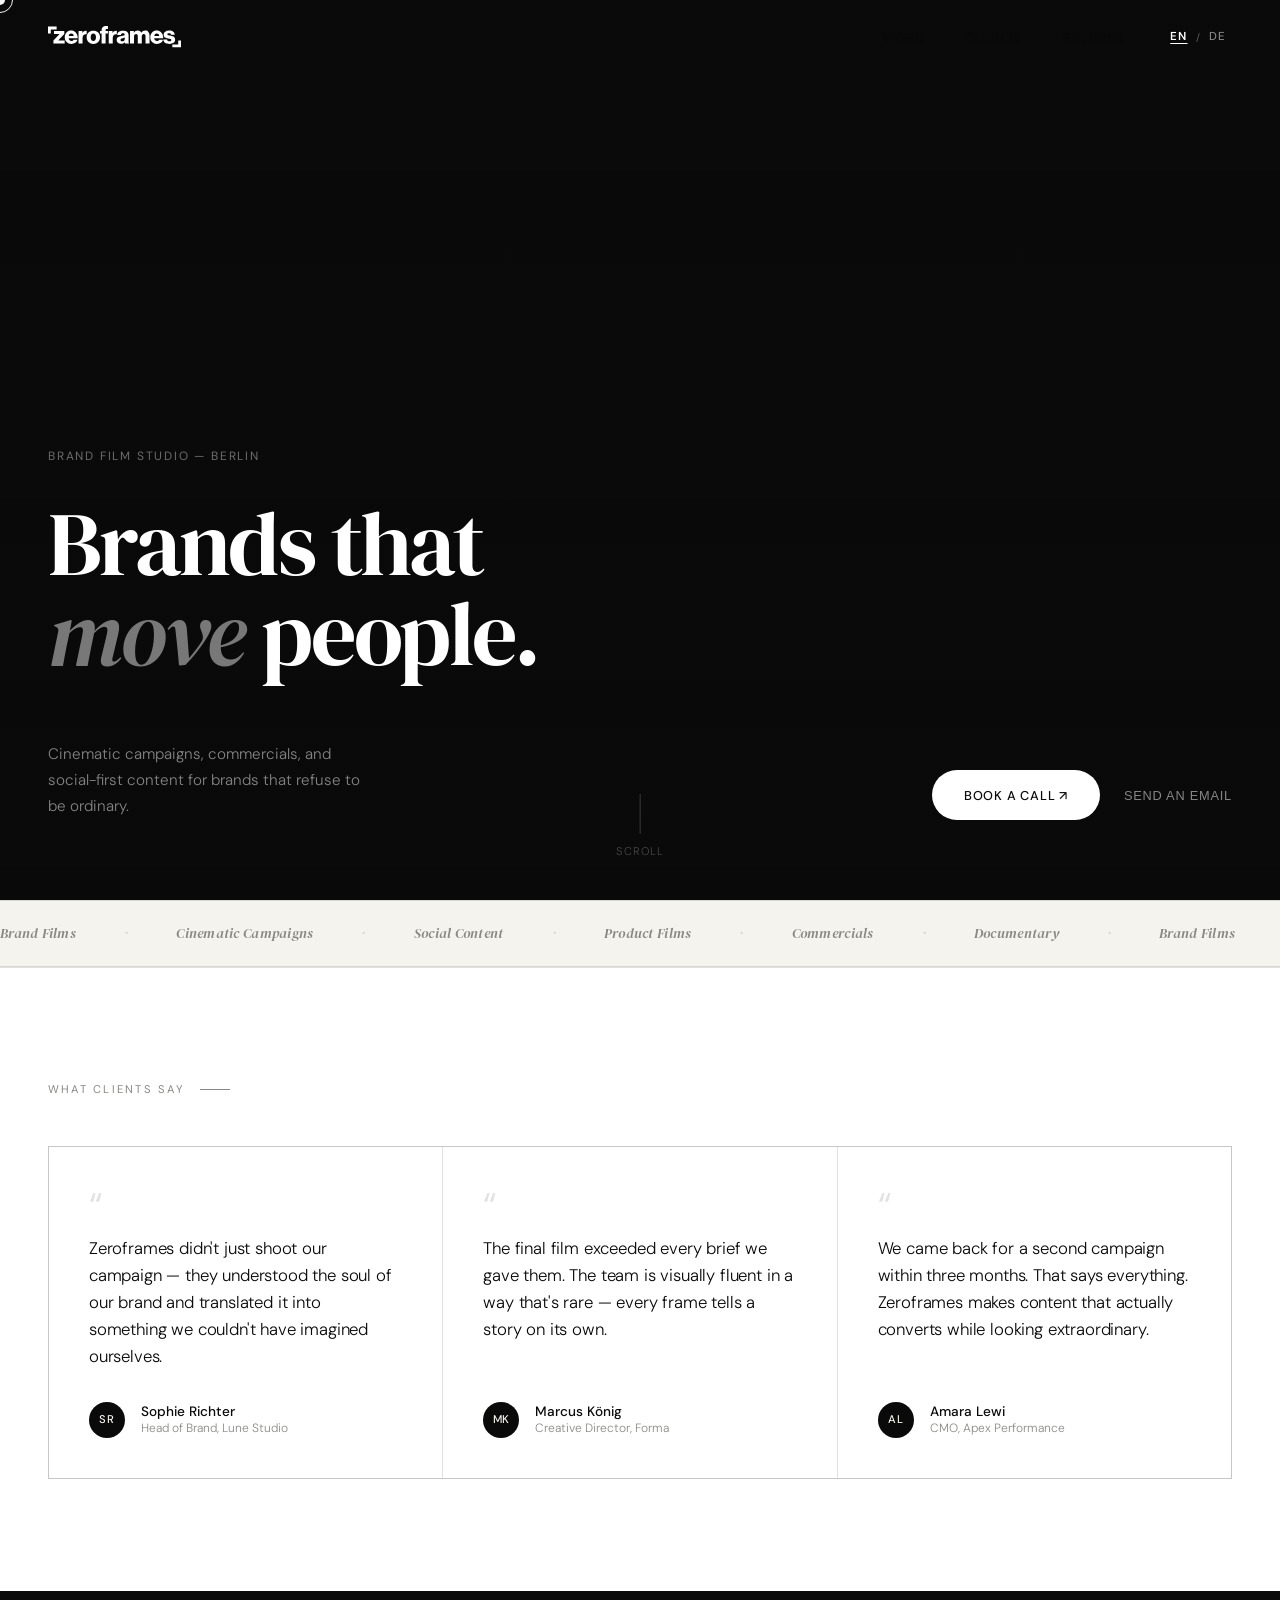
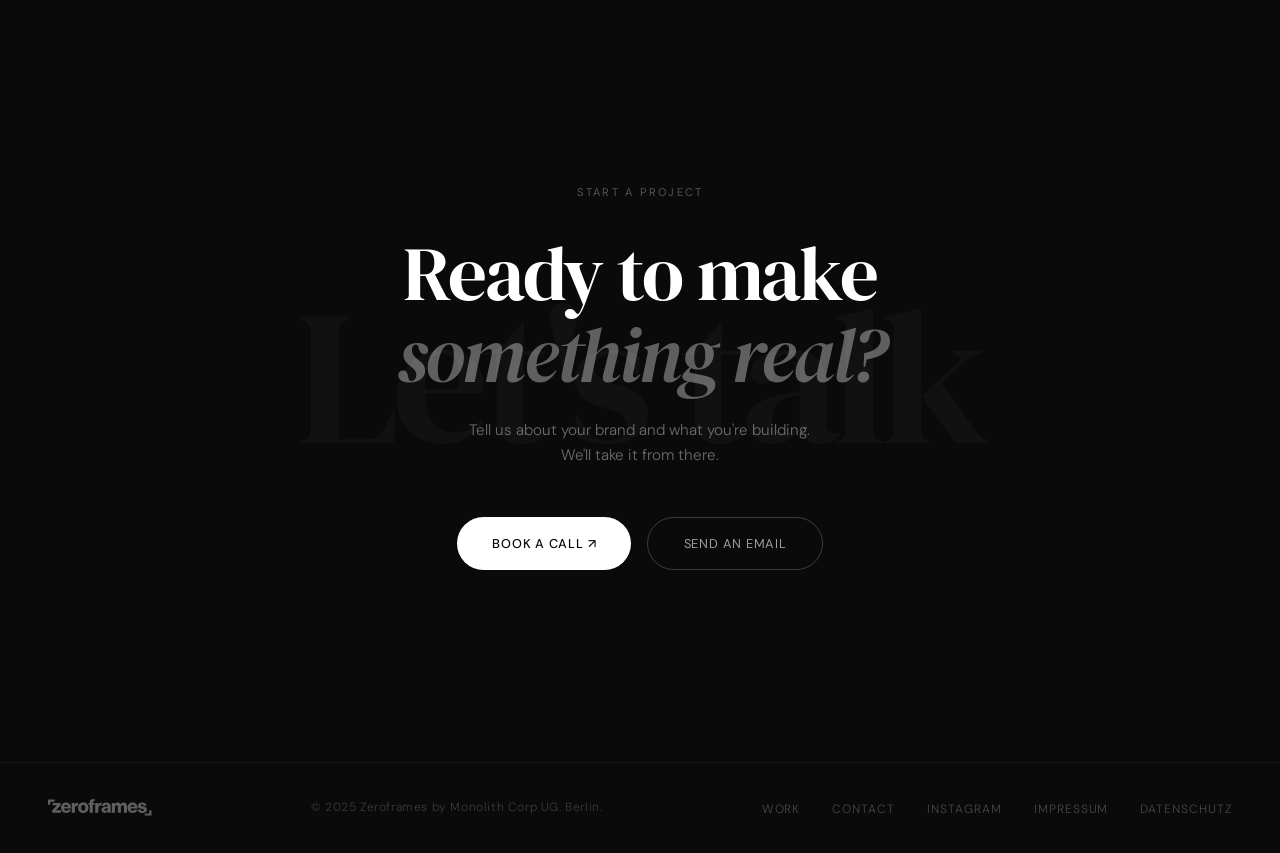
<file: index.html>
<!DOCTYPE html>
<html lang="en">
<head>
<meta charset="UTF-8">
<meta name="viewport" content="width=device-width, initial-scale=1.0">
<title id="doc-title">Zeroframes — Brand Film Studio</title>
<link rel="icon" href="favicon.png" type="image/png">
<link rel="apple-touch-icon" href="favicon.png">
<link rel="preconnect" href="https://fonts.googleapis.com">
<link rel="preconnect" href="https://fonts.gstatic.com" crossorigin>
<link href="https://fonts.googleapis.com/css2?family=DM+Serif+Display:ital@0;1&family=DM+Sans:opsz,wght@9..40,300;9..40,400;9..40,500&display=swap" rel="stylesheet">
<link rel="stylesheet" href="style.css">
<style>
  /* ── INDEX-ONLY STYLES ─── */

  /* HERO */
  .hero {
    min-height: 100vh;
    display: flex;
    flex-direction: column;
    justify-content: flex-end;
    padding: 0 3rem 5rem;
    position: relative;
    overflow: hidden;
    background: var(--black);
  }
  .hero-video-wrap {
    position: absolute;
    inset: 0;
    z-index: 0;
    overflow: hidden;
    pointer-events: none;
  }
  .hero-video-wrap iframe {
    position: absolute;
    top: 50%;
    left: 50%;
    width: 100vw;
    height: 56.25vw;
    min-width: 177.78vh;
    min-height: 100vh;
    transform: translate(-50%, -50%);
    border: 0;
  }
  @media (prefers-reduced-motion: reduce) {
    .hero-video-wrap { display: none; }
  }
  .hero-overlay {
    position: absolute;
    inset: 0;
    z-index: 1;
    background: linear-gradient(
      180deg,
      rgba(10, 10, 10, 0.35) 0%,
      rgba(10, 10, 10, 0.5) 55%,
      rgba(10, 10, 10, 0.72) 100%
    );
    pointer-events: none;
  }
  .hero-bg-text {
    position: absolute;
    top: 50%; left: 50%;
    transform: translate(-50%, -50%);
    font-family: var(--serif);
    font-size: clamp(100px, 18vw, 260px);
    color: rgba(255,255,255,0.04);
    white-space: nowrap;
    pointer-events: none;
    letter-spacing: -0.04em;
    user-select: none;
    z-index: 2;
  }
  .hero-tag {
    font-size: 0.75rem;
    font-weight: 400;
    letter-spacing: 0.15em;
    text-transform: uppercase;
    color: rgba(255,255,255,0.4);
    margin-bottom: 2rem;
    opacity: 0;
    animation: fadeUp 0.8s 0.3s forwards;
    position: relative;
    z-index: 2;
  }
  .hero h1 {
    font-family: var(--serif);
    font-size: clamp(2.8rem, 7vw, 7rem);
    font-weight: 400;
    line-height: 1.0;
    letter-spacing: -0.03em;
    color: var(--white);
    max-width: 14ch;
    opacity: 0;
    animation: fadeUp 0.9s 0.5s forwards;
    position: relative;
    z-index: 2;
  }
  .hero h1 em { font-style: italic; color: rgba(255,255,255,0.45); }
  .hero-bottom {
    display: flex;
    align-items: flex-end;
    justify-content: space-between;
    margin-top: 4rem;
    opacity: 0;
    animation: fadeUp 0.8s 0.8s forwards;
    position: relative;
    z-index: 2;
  }
  .hero-desc {
    font-size: 0.95rem;
    font-weight: 300;
    color: rgba(255,255,255,0.5);
    max-width: 32ch;
    line-height: 1.7;
  }
  .hero-cta-group {
    display: flex;
    align-items: center;
    gap: 1.5rem;
  }
  .scroll-hint {
    display: flex;
    flex-direction: column;
    align-items: center;
    gap: 0.5rem;
    color: rgba(255,255,255,0.25);
    font-size: 0.7rem;
    letter-spacing: 0.1em;
    text-transform: uppercase;
    position: absolute;
    bottom: 2.5rem;
    left: 50%;
    transform: translateX(-50%);
    animation: fadeIn 1s 1.2s forwards;
    opacity: 0;
    z-index: 2;
  }
  .scroll-line {
    width: 0.5px;
    height: 40px;
    background: rgba(255,255,255,0.2);
    animation: scrollPulse 2s ease-in-out infinite;
  }

  /* SECTION COMMONS */
  section { padding: 7rem 3rem; }
  .section-label {
    font-size: 0.7rem;
    font-weight: 400;
    letter-spacing: 0.2em;
    text-transform: uppercase;
    color: var(--mid);
    margin-bottom: 3rem;
    display: flex;
    align-items: center;
    gap: 1rem;
  }
  .section-label::after {
    content: '';
    display: block;
    width: 30px;
    height: 0.5px;
    background: var(--mid);
  }

  /* WORKS */
  .works { background: var(--off-white); border-top: 0.5px solid var(--border); }
  .works-header {
    display: flex;
    align-items: flex-end;
    justify-content: space-between;
    margin-bottom: 4rem;
  }
  .works-header h2 {
    font-family: var(--serif);
    font-size: clamp(2rem, 4vw, 3.5rem);
    font-weight: 400;
    letter-spacing: -0.03em;
    line-height: 1.05;
  }
  .works-header p {
    font-size: 0.85rem;
    color: var(--mid);
    max-width: 26ch;
    text-align: right;
    line-height: 1.7;
  }
  .works-grid {
    display: grid;
    grid-template-columns: 1fr 1fr;
    gap: 1.5px;
  }
  .work-item {
    position: relative;
    overflow: hidden;
    background: #111;
    aspect-ratio: 16/10;
    cursor: none;
  }
  .work-item:first-child { grid-column: span 2; aspect-ratio: 21/9; }
  .work-bg {
    width: 100%; height: 100%;
    background-size: cover;
    background-position: center;
    transition: transform 0.7s cubic-bezier(0.25, 0.46, 0.45, 0.94), filter 0.5s;
    filter: brightness(0.6) saturate(0.3);
  }
  .work-item:hover .work-bg { transform: scale(1.04); filter: brightness(0.45) saturate(0.2); }
  .work-info {
    position: absolute;
    bottom: 0; left: 0; right: 0;
    padding: 2rem;
    display: flex;
    align-items: flex-end;
    justify-content: space-between;
  }
  .work-title { font-family: var(--serif); font-size: 1.3rem; color: var(--white); letter-spacing: -0.02em; }
  .work-meta { font-size: 0.7rem; font-weight: 400; letter-spacing: 0.12em; text-transform: uppercase; color: rgba(255,255,255,0.45); }
  .work-arrow {
    width: 36px; height: 36px;
    border-radius: 50%;
    border: 0.5px solid rgba(255,255,255,0.25);
    display: flex; align-items: center; justify-content: center;
    color: white;
    opacity: 0;
    transform: translateY(8px);
    transition: opacity 0.3s, transform 0.3s;
    font-size: 0.9rem;
  }
  .work-item:hover .work-arrow { opacity: 1; transform: translateY(0); }

  /* CLIENTS */
  .clients { background: var(--black); padding: 5rem 3rem; border-top: 0.5px solid rgba(255,255,255,0.06); }
  .clients-label {
    font-size: 0.7rem; font-weight: 400; letter-spacing: 0.2em;
    text-transform: uppercase; color: rgba(255,255,255,0.25);
    margin-bottom: 3rem;
    display: flex; align-items: center; gap: 1rem;
  }
  .clients-label::after { content: ''; display: block; width: 30px; height: 0.5px; background: rgba(255,255,255,0.2); }
  .clients-row {
    display: flex; align-items: center; gap: 0;
    border-top: 0.5px solid rgba(255,255,255,0.07);
    border-bottom: 0.5px solid rgba(255,255,255,0.07);
    overflow: hidden;
  }
  .client-item {
    flex: 1; padding: 2rem;
    display: flex; align-items: center; justify-content: center;
    border-right: 0.5px solid rgba(255,255,255,0.07);
    transition: background 0.3s;
  }
  .client-item:last-child { border-right: none; }
  .client-item:hover { background: rgba(255,255,255,0.03); }
  .client-name {
    font-family: var(--serif); font-size: 1.1rem;
    color: rgba(255,255,255,0.25); letter-spacing: -0.02em;
    transition: color 0.3s; text-align: center; font-style: italic;
  }
  .client-item:hover .client-name { color: rgba(255,255,255,0.6); }

  /* MARQUEE */
  .marquee-wrapper {
    background: var(--off-white);
    border-top: 0.5px solid var(--border);
    border-bottom: 0.5px solid var(--border);
    overflow: hidden;
    padding: 1.2rem 0;
    white-space: nowrap;
  }
  .marquee-track { display: inline-flex; gap: 3rem; animation: marquee 20s linear infinite; }
  .marquee-item {
    font-family: var(--serif); font-size: 0.85rem; font-style: italic;
    color: var(--mid); letter-spacing: 0.02em;
    display: flex; align-items: center; gap: 3rem;
  }
  .marquee-item::after { content: '·'; color: var(--border); }

  /* TESTIMONIALS */
  .testimonials { background: var(--white); border-top: 0.5px solid var(--border); }
  .testimonials-grid {
    display: grid; grid-template-columns: 1fr 1fr 1fr;
    gap: 1px; background: var(--border);
    border: 0.5px solid var(--border);
    margin-top: 3rem;
  }
  .testimonial-card {
    background: var(--white); padding: 2.5rem;
    display: flex; flex-direction: column; gap: 2rem;
  }
  .testimonial-quote {
    font-family: var(--sans); font-size: 1.05rem;
    line-height: 1.6; letter-spacing: -0.01em;
    color: var(--black); flex: 1;
  }
  .testimonial-quote::before {
    content: '\201C'; display: block;
    font-size: 2.5rem; line-height: 1;
    color: var(--border); margin-bottom: 0.5rem;
  }
  .testimonial-author { display: flex; align-items: center; gap: 1rem; }
  .author-avatar {
    width: 36px; height: 36px; border-radius: 50%;
    background: var(--black); flex-shrink: 0;
    display: flex; align-items: center; justify-content: center;
    font-size: 0.7rem; font-weight: 500;
    color: var(--off-white); letter-spacing: 0.05em;
  }
  .author-name { font-size: 0.85rem; font-weight: 500; color: var(--black); line-height: 1.3; }
  .author-role { font-size: 0.75rem; color: var(--mid); line-height: 1.3; }

  /* CONTACT SECTION */
  .contact {
    background: var(--black);
    min-height: 70vh;
    display: flex; flex-direction: column;
    justify-content: center; align-items: center;
    text-align: center;
    position: relative; overflow: hidden;
  }
  .contact-bg-text {
    position: absolute;
    font-family: var(--serif);
    font-size: clamp(80px, 15vw, 200px);
    color: rgba(255,255,255,0.03);
    letter-spacing: -0.04em;
    pointer-events: none; user-select: none;
  }
  .contact-inner { position: relative; z-index: 1; padding: 5rem 3rem; }
  .contact-eyebrow {
    font-size: 0.7rem; font-weight: 400;
    letter-spacing: 0.2em; text-transform: uppercase;
    color: rgba(255,255,255,0.3); margin-bottom: 2rem;
  }
  .contact h2 {
    font-family: var(--serif);
    font-size: clamp(2.5rem, 6vw, 5.5rem);
    font-weight: 400; letter-spacing: -0.03em;
    line-height: 1.05; color: var(--white); margin-bottom: 1.5rem;
  }
  .contact h2 em { font-style: italic; color: rgba(255,255,255,0.35); }
  .contact-sub {
    font-size: 0.95rem; color: rgba(255,255,255,0.4);
    margin-bottom: 3rem; max-width: 36ch;
    margin-left: auto; margin-right: auto;
  }
  .contact-buttons { display: flex; gap: 1rem; justify-content: center; flex-wrap: wrap; }

  /* MOBILE — index only */
  @media (max-width: 768px) {
    .hero { padding: 0 1.5rem 4rem; min-height: 100svh; }
    .hero h1 { font-size: clamp(2.4rem, 11vw, 4rem); }
    .hero-bottom { flex-direction: column; align-items: flex-start; gap: 2rem; margin-top: 2.5rem; }
    .hero-desc { max-width: 100%; }
    .scroll-hint { display: none; }

    section { padding: 4rem 1.5rem; }

    .works-header { flex-direction: column; align-items: flex-start; gap: 1rem; margin-bottom: 2rem; }
    .works-header p { text-align: left; max-width: 100%; }
    .works-grid { grid-template-columns: 1fr; gap: 1px; }
    .work-item:first-child { grid-column: span 1; aspect-ratio: 4/3; }
    .work-item { aspect-ratio: 4/3; }
    .work-arrow { opacity: 1; transform: none; }

    .clients { padding: 3rem 1.5rem; }
    .clients-row {
      display: grid;
      grid-template-columns: 1fr 1fr 1fr;
      border-left: 0.5px solid rgba(255,255,255,0.07);
    }
    .client-item {
      border-right: 0.5px solid rgba(255,255,255,0.07);
      border-bottom: 0.5px solid rgba(255,255,255,0.07);
      padding: 1.5rem 1rem;
    }
    .client-name { font-size: 0.9rem; }

    .testimonials-grid { grid-template-columns: 1fr; }

    .contact-inner { padding: 3rem 1.5rem; }
    .contact h2 { font-size: clamp(2rem, 10vw, 3.5rem); }
    .contact-buttons { flex-direction: column; align-items: center; }
  }

  @media (max-width: 480px) {
    .hero h1 { font-size: clamp(2.2rem, 12vw, 3rem); }
    .clients-row { grid-template-columns: 1fr 1fr; }
    .hero-cta-group { flex-direction: column; align-items: flex-start; width: 100%; }
  }
</style>
</head>
<body>

<div class="cursor-dot" id="cursor-dot"></div>
<div class="cursor-ring" id="cursor-ring"></div>

<!-- CONTACT MODAL — opens default mail client with fields as subject/body (mailto) -->
<div class="modal-overlay" id="modal-overlay">
  <div class="modal" role="dialog" aria-modal="true" aria-labelledby="modal-title">
    <button type="button" class="modal-close" id="modal-close" data-i18n-aria="modalCloseAria" aria-label="Close">✕</button>
    <p class="modal-label" data-i18n="modalLabel">Start a project</p>
    <h2 id="modal-title" data-i18n-html="modalTitleHtml">Tell us about<br>your brand.</h2>
    <div class="form-row">
      <div class="form-group">
        <label for="f-name" data-i18n="lblName">Name</label>
        <input type="text" id="f-name" data-i18n-placeholder="phName" placeholder="Alex Müller" autocomplete="name">
      </div>
      <div class="form-group">
        <label for="f-email" data-i18n="lblEmail">Email</label>
        <input type="email" id="f-email" data-i18n-placeholder="phEmail" placeholder="alex@brand.com" autocomplete="email">
      </div>
    </div>
    <div class="form-group">
      <label for="f-budget" data-i18n="lblBudget">Budget</label>
      <select id="f-budget">
        <option value="" disabled selected data-i18n-opt="budget_ph">Select a range</option>
        <option value="Under €5,000" data-i18n-opt="b1">Under €5,000</option>
        <option value="€5,000 – €15,000" data-i18n-opt="b2">€5,000 – €15,000</option>
        <option value="€15,000 – €30,000" data-i18n-opt="b3">€15,000 – €30,000</option>
        <option value="€30,000 – €60,000" data-i18n-opt="b4">€30,000 – €60,000</option>
        <option value="€60,000+" data-i18n-opt="b5">€60,000+</option>
      </select>
    </div>
    <div class="form-group">
      <label for="f-brief" data-i18n="lblBrief">Project brief</label>
      <textarea id="f-brief" data-i18n-placeholder="phBrief" placeholder="Tell us what you're working on, what you need, and any context that helps us understand your brand…"></textarea>
    </div>
    <button type="button" class="form-submit" id="form-submit" data-i18n="modalSubmit">Send Enquiry ↗</button>
    <p class="form-status" id="form-status"></p>
  </div>
</div>

<!-- NAV -->
<nav id="nav">
  <a href="#" class="nav-logo" aria-label="Zeroframes — Home">
    <svg viewBox="0 0 1024 166" fill="none" xmlns="http://www.w3.org/2000/svg" aria-hidden="true" focusable="false">
      <path d="M933.411 137.785C919.34 137.785 908.097 134.771 899.679 128.742C891.385 122.588 886.989 114.173 886.487 103.498H915.509C916.639 113.043 922.543 117.815 933.224 117.815C937.871 117.815 941.515 116.999 944.153 115.366C946.919 113.608 948.3 111.222 948.3 108.207C948.3 107.203 948.173 106.323 947.922 105.57C947.671 104.816 947.232 104.126 946.603 103.498C945.975 102.869 945.348 102.304 944.718 101.802C944.216 101.3 943.399 100.86 942.269 100.483C941.139 99.9809 940.134 99.6041 939.255 99.3528C938.501 99.1018 937.306 98.8505 935.673 98.5994C934.165 98.2224 932.972 97.9713 932.091 97.8457C931.213 97.5946 929.831 97.3433 927.947 97.0922C926.063 96.7153 924.679 96.4642 923.8 96.3386C919.78 95.7105 916.388 95.0825 913.625 94.4547C910.86 93.701 907.781 92.5706 904.39 91.0634C901.122 89.5563 898.422 87.8608 896.286 85.9769C894.275 83.9674 892.58 81.3298 891.198 78.0643C889.815 74.6732 889.125 70.7799 889.125 66.3839C889.125 56.5873 893.083 48.9889 900.998 43.5881C908.913 38.1876 918.837 35.4873 930.772 35.4873C944.216 35.4873 954.645 38.2503 962.057 43.7767C969.47 49.1773 973.552 56.713 974.306 66.3839H946.038C945.032 58.8481 939.882 55.0802 930.585 55.0802C926.563 55.0802 923.297 55.8339 920.786 57.341C918.399 58.8481 917.204 61.046 917.204 63.9349C917.204 64.6884 917.331 65.3791 917.58 66.0071C917.832 66.6352 918.21 67.2003 918.713 67.7026C919.34 68.205 919.905 68.6447 920.408 69.0214C921.037 69.3981 921.854 69.7751 922.857 70.1518C923.862 70.5286 924.744 70.8426 925.495 71.0939C926.376 71.3449 927.506 71.5963 928.888 71.8473C930.396 72.0986 931.591 72.3497 932.47 72.601C933.475 72.7264 934.794 72.9777 936.427 73.3545C938.06 73.6058 939.379 73.7941 940.385 73.9196C944.656 74.6732 948.173 75.364 950.939 75.992C953.702 76.6201 956.905 77.7502 960.549 79.383C964.317 80.8902 967.272 82.7113 969.407 84.8465C971.543 86.856 973.365 89.682 974.871 93.3243C976.504 96.8409 977.323 100.986 977.323 105.758C977.323 116.057 973.238 123.97 965.072 129.496C957.032 135.022 946.478 137.785 933.411 137.785Z" fill="currentColor"/>
      <path d="M837.757 137.597C822.177 137.597 809.677 132.824 800.254 123.279C790.957 113.608 786.307 101.3 786.307 86.3537C786.307 71.7846 790.895 59.6645 800.067 49.9937C809.364 40.3228 821.299 35.4873 835.872 35.4873C849.064 35.4873 860.059 39.5064 868.852 47.5445C880.412 58.0947 886.064 73.7312 885.813 94.4547H816.462C817.466 101.111 819.79 106.323 823.434 110.091C827.078 113.734 831.977 115.555 838.135 115.555C846.05 115.555 851.389 112.352 854.152 105.947H884.118C881.855 115.241 876.454 122.839 867.909 128.742C859.491 134.645 849.44 137.597 837.757 137.597ZM816.649 76.1804H854.717C854.214 70.4029 852.268 65.8188 848.875 62.4278C845.609 59.0365 841.463 57.341 836.437 57.341C825.508 57.341 818.912 63.6209 816.649 76.1804Z" fill="currentColor"/>
      <path d="M630.613 134.771V38.3133H660.012V52.0659H660.577C667.235 41.0135 676.972 35.4873 689.789 35.4873C702.478 35.4873 711.523 41.1392 716.925 52.4429H717.303C724.588 41.1392 734.704 35.4873 747.645 35.4873C758.323 35.4873 766.427 38.8156 771.955 45.4722C777.608 52.0032 780.436 60.8577 780.436 72.0357V134.771H749.716V77.4992C749.716 66.5722 745.193 61.109 736.148 61.109C731.374 61.109 727.605 62.9301 724.84 66.5722C722.201 70.0889 720.882 74.7989 720.882 80.7018V134.771H690.165V77.4992C690.165 66.5722 685.642 61.109 676.597 61.109C671.822 61.109 668.052 62.9301 665.289 66.5722C662.65 70.0889 661.331 74.7989 661.331 80.7018V134.771H630.613Z" fill="currentColor"/>
      <path d="M560.884 137.22C550.958 137.22 542.981 134.645 536.95 129.496C530.921 124.347 527.904 117.125 527.904 107.831C527.904 98.0343 531.172 90.938 537.704 86.5423C544.238 82.0208 553.283 79.0065 564.842 77.4994C574.266 76.369 580.673 75.1129 584.065 73.7314C587.582 72.2243 589.342 69.9008 589.342 66.7608C589.342 59.8531 584.944 56.3992 576.15 56.3992C566.726 56.3992 561.512 60.5439 560.509 68.8333H532.24C532.616 59.2878 536.511 51.3754 543.924 45.0955C551.461 38.8159 562.141 35.6759 575.961 35.6759C589.78 35.6759 600.209 38.3135 607.244 43.5884C615.41 49.4915 619.495 58.66 619.495 71.0939V119.7C619.495 127.361 620.625 131.945 622.887 133.452V134.771H593.111C591.854 133.013 590.786 129.433 589.907 124.033H589.529C583.373 132.824 573.825 137.22 560.884 137.22ZM570.684 117.627C576.464 117.627 581.113 116.057 584.63 112.917C588.274 109.652 590.096 105.444 590.096 100.295V88.8031C587.08 90.3102 581.803 92.0057 574.266 93.8896C568.108 95.2711 563.774 96.9039 561.26 98.7877C558.749 100.672 557.492 103.372 557.492 106.889C557.492 114.048 561.89 117.627 570.684 117.627Z" fill="currentColor"/>
      <path d="M466.817 134.771V38.313H496.216V53.3845H496.781C503.314 42.3321 512.108 36.8059 523.165 36.8059C526.055 36.8059 528.066 37.057 529.196 37.5593V63.9347H528.442C518.894 62.553 511.354 64.2487 505.828 69.0212C500.3 73.6683 497.535 81.1413 497.535 91.4402V134.771H466.817Z" fill="currentColor"/>
      <path d="M412.049 134.771V57.9063H399.611V38.3133H412.049V31.3429C412.049 21.6719 414.688 14.1989 419.964 8.92391C427.628 1.38816 441.259 -1.37495 460.858 0.634592V22.2999C454.326 22.0487 449.677 22.6139 446.914 23.9955C444.148 25.377 442.767 28.5797 442.767 33.6035V38.3133H460.858V57.9063H442.767V134.771H412.049Z" fill="currentColor"/>
      <path d="M333.397 108.019C336.917 113.294 341.942 115.932 348.474 115.932C355.007 115.932 360.033 113.294 363.552 108.019C367.194 102.744 369.016 95.648 369.016 86.7306C369.016 77.8134 367.194 70.7172 363.552 65.442C360.033 60.0415 355.007 57.3412 348.474 57.3412C341.942 57.3412 336.917 59.9788 333.397 65.2537C329.88 70.5288 328.12 77.6878 328.12 86.7306C328.12 95.648 329.88 102.744 333.397 108.019ZM385.79 123.279C376.366 132.95 363.99 137.785 348.663 137.785C333.335 137.785 320.897 132.95 311.349 123.279C301.801 113.608 297.027 101.425 297.027 86.7306C297.027 72.0359 301.801 59.8531 311.349 50.1823C320.897 40.5114 333.335 35.6759 348.663 35.6759C363.99 35.6759 376.366 40.5114 385.79 50.1823C395.338 59.8531 400.112 72.0359 400.112 86.7306C400.112 101.425 395.338 113.608 385.79 123.279Z" fill="currentColor"/>
      <path d="M234.819 134.771V38.313H264.217V53.3845H264.782C271.316 42.3321 280.11 36.8059 291.167 36.8059C294.056 36.8059 296.067 37.057 297.198 37.5593V63.9347H296.443C286.895 62.553 279.356 64.2487 273.83 69.0212C268.302 73.6683 265.537 81.1413 265.537 91.4402V134.771H234.819Z" fill="currentColor"/>
      <path d="M180.25 137.597C164.671 137.597 152.171 132.824 142.748 123.279C133.451 113.608 128.802 101.3 128.802 86.3537C128.802 71.7846 133.388 59.6645 142.559 49.9937C151.856 40.3228 163.792 35.4873 178.366 35.4873C191.558 35.4873 202.551 39.5064 211.346 47.5445C222.904 58.0947 228.558 73.7312 228.307 94.4547H158.955C159.96 101.111 162.284 106.323 165.928 110.091C169.571 113.734 174.471 115.555 180.627 115.555C188.542 115.555 193.882 112.352 196.646 105.947H226.61C224.349 115.241 218.946 122.839 210.403 128.742C201.986 134.645 191.934 137.597 180.25 137.597ZM159.143 76.1804H197.211C196.709 70.4029 194.761 65.8188 191.369 62.4278C188.103 59.0365 183.957 57.341 178.931 57.341C168.001 57.341 161.405 63.6209 159.143 76.1804Z" fill="currentColor"/>
      <path d="M41.6925 134.771V111.975L79.9491 70.7169L88.2411 62.2392V61.6741C82.3361 61.7997 78.3785 61.8624 76.3683 61.8624H46.2154V38.3133H125.367V60.9206L88.8064 100.672L79.0067 110.657V111.222C85.6655 111.096 90.4397 111.033 93.3293 111.033H128.194V134.771H41.6925Z" fill="currentColor"/>
      <path d="M66.3771 4.71413V25.9479H21.2407V57.7984H0V4.71413H66.3771Z" fill="currentColor"/>
      <path d="M955.83 163.967V142.734H1000.97V110.883H1022.21V163.967H955.83Z" fill="currentColor"/>
    </svg>
  </a>
  <ul class="nav-links" id="nav-links">
    <li><a href="#works" data-i18n="navWork">Work</a></li>
    <li><a href="#clients" data-i18n="navClients">Clients</a></li>
    <li><a href="#testimonials" data-i18n="navReviews">Reviews</a></li>
    <li class="nav-lang" role="group" data-i18n-aria="navLangAria" aria-label="Language">
      <button type="button" class="nav-lang-btn is-active" data-lang="en" aria-pressed="true">EN</button>
      <span class="nav-lang-sep" aria-hidden="true">/</span>
      <button type="button" class="nav-lang-btn" data-lang="de" aria-pressed="false">DE</button>
    </li>
  </ul>
  <button class="nav-hamburger" id="nav-hamburger" aria-label="Toggle menu">
    <span></span><span></span>
  </button>
</nav>

<!-- MOBILE MENU -->
<div class="mobile-menu" id="mobile-menu">
  <a href="#works" class="mobile-link" data-i18n="navWork">Work</a>
  <a href="#clients" class="mobile-link" data-i18n="navClients">Clients</a>
  <a href="#testimonials" class="mobile-link" data-i18n="navReviews">Reviews</a>
  <div class="mobile-lang" role="group" data-i18n-aria="navLangAria" aria-label="Language">
    <button type="button" class="mobile-lang-btn is-active" data-lang="en" aria-pressed="true">EN</button>
    <span class="mobile-lang-sep" aria-hidden="true">/</span>
    <button type="button" class="mobile-lang-btn" data-lang="de" aria-pressed="false">DE</button>
  </div>
  <a href="https://calendly.com/p31umi/zeroframes-chat" class="mobile-cta" target="_blank" rel="noopener noreferrer" data-i18n="mobileBookCall">Book a call ↗</a>
</div>

<!-- HERO -->
<section class="hero" id="hero">
  <div class="hero-video-wrap" aria-hidden="true">
    <iframe
      src="https://player.vimeo.com/video/1190624503?background=1&amp;autoplay=1&amp;loop=1&amp;muted=1&amp;playsinline=1&amp;dnt=1"
      data-i18n-title="videoTitle"
      title="Background video"
      tabindex="-1"
      allow="autoplay; fullscreen; picture-in-picture; encrypted-media"
      referrerpolicy="strict-origin-when-cross-origin"
    ></iframe>
  </div>
  <div class="hero-overlay" aria-hidden="true"></div>
  <!-- <div class="hero-bg-text">Film</div> -->
  <p class="hero-tag" data-i18n="heroTag">Brand Film Studio — Berlin</p>
  <h1 data-i18n-html="heroTitleHtml">Brands that <em>move</em> people.</h1>
  <div class="hero-bottom">
    <p class="hero-desc" data-i18n="heroDesc">Cinematic campaigns, commercials, and social-first content for brands that refuse to be ordinary.</p>
    <div class="hero-cta-group">
      <a href="https://calendly.com/p31umi/zeroframes-chat" class="btn-primary" target="_blank" rel="noopener noreferrer" data-i18n="heroBookCall">Book a call ↗</a>
      <button type="button" class="btn-ghost open-modal" data-i18n="heroEmail">Send an email</button>
    </div>
  </div>
  <div class="scroll-hint">
    <div class="scroll-line"></div>
    <span data-i18n="heroScroll">Scroll</span>
  </div>
</section>

<!-- MARQUEE -->
<div class="marquee-wrapper">
  <div class="marquee-track">
    <span class="marquee-item" data-i18n="mq0">Brand Films</span>
    <span class="marquee-item" data-i18n="mq1">Cinematic Campaigns</span>
    <span class="marquee-item" data-i18n="mq2">Social Content</span>
    <span class="marquee-item" data-i18n="mq3">Product Films</span>
    <span class="marquee-item" data-i18n="mq4">Commercials</span>
    <span class="marquee-item" data-i18n="mq5">Documentary</span>
    <span class="marquee-item" data-i18n="mq0">Brand Films</span>
    <span class="marquee-item" data-i18n="mq1">Cinematic Campaigns</span>
    <span class="marquee-item" data-i18n="mq2">Social Content</span>
    <span class="marquee-item" data-i18n="mq3">Product Films</span>
    <span class="marquee-item" data-i18n="mq4">Commercials</span>
    <span class="marquee-item" data-i18n="mq5">Documentary</span>
  </div>
</div>

<!--
=== WORKS (temporarily hidden) ===
<section class="works" id="works">
  <div class="reveal">
    <div class="works-header">
      <h2 data-i18n-html="worksTitleHtml">Selected<br>Works</h2>
      <p data-i18n="worksLead">A curated selection of campaigns produced for ambitious brands across Europe and beyond.</p>
    </div>
  </div>
  <div class="works-grid reveal">
    <div class="work-item">
      <div class="work-bg" style="background-image: url('https://images.unsplash.com/photo-1516035069371-29a1b244cc32?w=1600&q=80');"></div>
      <div class="work-info">
        <div>
          <div class="work-title" data-i18n="w1Title">Apex — Brand Campaign</div>
          <div class="work-meta" data-i18n="w1Meta">Commercial · 2024</div>
        </div>
        <div class="work-arrow">↗</div>
      </div>
    </div>
    <div class="work-item">
      <div class="work-bg" style="background-image: url('https://images.unsplash.com/photo-1574717024653-61fd2cf4d44d?w=900&q=80');"></div>
      <div class="work-info">
        <div>
          <div class="work-title" data-i18n="w2Title">Lune — Product Film</div>
          <div class="work-meta" data-i18n="w2Meta">Product · 2024</div>
        </div>
        <div class="work-arrow">↗</div>
      </div>
    </div>
    <div class="work-item">
      <div class="work-bg" style="background-image: url('https://images.unsplash.com/photo-1509343256512-d77a5cb3791b?w=900&q=80');"></div>
      <div class="work-info">
        <div>
          <div class="work-title" data-i18n="w3Title">Forma — Social Campaign</div>
          <div class="work-meta" data-i18n="w3Meta">Social · 2025</div>
        </div>
        <div class="work-arrow">↗</div>
      </div>
    </div>
  </div>
</section>

=== CLIENTS (temporarily hidden) ===
<div class="clients" id="clients">
  <div class="clients-label reveal" data-i18n="clientsLabel">Trusted by</div>
  <div class="clients-row reveal">
    <div class="client-item"><span class="client-name">Nike</span></div>
    <div class="client-item"><span class="client-name">Aesop</span></div>
    <div class="client-item"><span class="client-name">Porsche</span></div>
    <div class="client-item"><span class="client-name">Ace & Tate</span></div>
    <div class="client-item"><span class="client-name">Oatly</span></div>
    <div class="client-item"><span class="client-name">Highsnobiety</span></div>
  </div>
</div>
-->

<!-- In-page anchors while works/clients blocks are commented out (nav/footer links) -->
<div id="works" aria-hidden="true"></div>
<div id="clients" aria-hidden="true"></div>

<!-- TESTIMONIALS -->
<section class="testimonials" id="testimonials">
  <div class="section-label reveal" data-i18n="testimonialsLabel">What clients say</div>
  <div class="testimonials-grid reveal">
    <div class="testimonial-card">
      <p class="testimonial-quote" data-i18n="tq1">Zeroframes didn't just shoot our campaign — they understood the soul of our brand and translated it into something we couldn't have imagined ourselves.</p>
      <div class="testimonial-author">
        <div class="author-avatar">SR</div>
        <div class="author-info">
          <div class="author-name">Sophie Richter</div>
          <div class="author-role" data-i18n="tr1">Head of Brand, Lune Studio</div>
        </div>
      </div>
    </div>
    <div class="testimonial-card">
      <p class="testimonial-quote" data-i18n="tq2">The final film exceeded every brief we gave them. The team is visually fluent in a way that's rare — every frame tells a story on its own.</p>
      <div class="testimonial-author">
        <div class="author-avatar">MK</div>
        <div class="author-info">
          <div class="author-name">Marcus König</div>
          <div class="author-role" data-i18n="tr2">Creative Director, Forma</div>
        </div>
      </div>
    </div>
    <div class="testimonial-card">
      <p class="testimonial-quote" data-i18n="tq3">We came back for a second campaign within three months. That says everything. Zeroframes makes content that actually converts while looking extraordinary.</p>
      <div class="testimonial-author">
        <div class="author-avatar">AL</div>
        <div class="author-info">
          <div class="author-name">Amara Lewi</div>
          <div class="author-role" data-i18n="tr3">CMO, Apex Performance</div>
        </div>
      </div>
    </div>
  </div>
</section>

<!-- CONTACT -->
<section class="contact" id="contact">
  <div class="contact-bg-text" data-i18n="contactBg">Let's talk</div>
  <div class="contact-inner">
    <p class="contact-eyebrow" data-i18n="contactEyebrow">Start a project</p>
    <h2 data-i18n-html="contactTitleHtml">Ready to make<br><em>something real?</em></h2>
    <p class="contact-sub" data-i18n="contactSub">Tell us about your brand and what you're building. We'll take it from there.</p>
    <div class="contact-buttons">
      <a href="https://calendly.com/p31umi/zeroframes-chat" class="btn-white" target="_blank" rel="noopener noreferrer" data-i18n="contactBook">Book a call ↗</a>
      <button type="button" class="btn-outline open-modal" data-i18n="contactEmail">Send an email</button>
    </div>
  </div>
</section>

<!-- FOOTER -->
<footer>
  <a href="#" class="footer-logo" aria-label="Zeroframes — Home">
    <svg viewBox="0 0 1024 166" fill="none" xmlns="http://www.w3.org/2000/svg" aria-hidden="true" focusable="false">
      <path d="M933.411 137.785C919.34 137.785 908.097 134.771 899.679 128.742C891.385 122.588 886.989 114.173 886.487 103.498H915.509C916.639 113.043 922.543 117.815 933.224 117.815C937.871 117.815 941.515 116.999 944.153 115.366C946.919 113.608 948.3 111.222 948.3 108.207C948.3 107.203 948.173 106.323 947.922 105.57C947.671 104.816 947.232 104.126 946.603 103.498C945.975 102.869 945.348 102.304 944.718 101.802C944.216 101.3 943.399 100.86 942.269 100.483C941.139 99.9809 940.134 99.6041 939.255 99.3528C938.501 99.1018 937.306 98.8505 935.673 98.5994C934.165 98.2224 932.972 97.9713 932.091 97.8457C931.213 97.5946 929.831 97.3433 927.947 97.0922C926.063 96.7153 924.679 96.4642 923.8 96.3386C919.78 95.7105 916.388 95.0825 913.625 94.4547C910.86 93.701 907.781 92.5706 904.39 91.0634C901.122 89.5563 898.422 87.8608 896.286 85.9769C894.275 83.9674 892.58 81.3298 891.198 78.0643C889.815 74.6732 889.125 70.7799 889.125 66.3839C889.125 56.5873 893.083 48.9889 900.998 43.5881C908.913 38.1876 918.837 35.4873 930.772 35.4873C944.216 35.4873 954.645 38.2503 962.057 43.7767C969.47 49.1773 973.552 56.713 974.306 66.3839H946.038C945.032 58.8481 939.882 55.0802 930.585 55.0802C926.563 55.0802 923.297 55.8339 920.786 57.341C918.399 58.8481 917.204 61.046 917.204 63.9349C917.204 64.6884 917.331 65.3791 917.58 66.0071C917.832 66.6352 918.21 67.2003 918.713 67.7026C919.34 68.205 919.905 68.6447 920.408 69.0214C921.037 69.3981 921.854 69.7751 922.857 70.1518C923.862 70.5286 924.744 70.8426 925.495 71.0939C926.376 71.3449 927.506 71.5963 928.888 71.8473C930.396 72.0986 931.591 72.3497 932.47 72.601C933.475 72.7264 934.794 72.9777 936.427 73.3545C938.06 73.6058 939.379 73.7941 940.385 73.9196C944.656 74.6732 948.173 75.364 950.939 75.992C953.702 76.6201 956.905 77.7502 960.549 79.383C964.317 80.8902 967.272 82.7113 969.407 84.8465C971.543 86.856 973.365 89.682 974.871 93.3243C976.504 96.8409 977.323 100.986 977.323 105.758C977.323 116.057 973.238 123.97 965.072 129.496C957.032 135.022 946.478 137.785 933.411 137.785Z" fill="currentColor"/>
      <path d="M837.757 137.597C822.177 137.597 809.677 132.824 800.254 123.279C790.957 113.608 786.307 101.3 786.307 86.3537C786.307 71.7846 790.895 59.6645 800.067 49.9937C809.364 40.3228 821.299 35.4873 835.872 35.4873C849.064 35.4873 860.059 39.5064 868.852 47.5445C880.412 58.0947 886.064 73.7312 885.813 94.4547H816.462C817.466 101.111 819.79 106.323 823.434 110.091C827.078 113.734 831.977 115.555 838.135 115.555C846.05 115.555 851.389 112.352 854.152 105.947H884.118C881.855 115.241 876.454 122.839 867.909 128.742C859.491 134.645 849.44 137.597 837.757 137.597ZM816.649 76.1804H854.717C854.214 70.4029 852.268 65.8188 848.875 62.4278C845.609 59.0365 841.463 57.341 836.437 57.341C825.508 57.341 818.912 63.6209 816.649 76.1804Z" fill="currentColor"/>
      <path d="M630.613 134.771V38.3133H660.012V52.0659H660.577C667.235 41.0135 676.972 35.4873 689.789 35.4873C702.478 35.4873 711.523 41.1392 716.925 52.4429H717.303C724.588 41.1392 734.704 35.4873 747.645 35.4873C758.323 35.4873 766.427 38.8156 771.955 45.4722C777.608 52.0032 780.436 60.8577 780.436 72.0357V134.771H749.716V77.4992C749.716 66.5722 745.193 61.109 736.148 61.109C731.374 61.109 727.605 62.9301 724.84 66.5722C722.201 70.0889 720.882 74.7989 720.882 80.7018V134.771H690.165V77.4992C690.165 66.5722 685.642 61.109 676.597 61.109C671.822 61.109 668.052 62.9301 665.289 66.5722C662.65 70.0889 661.331 74.7989 661.331 80.7018V134.771H630.613Z" fill="currentColor"/>
      <path d="M560.884 137.22C550.958 137.22 542.981 134.645 536.95 129.496C530.921 124.347 527.904 117.125 527.904 107.831C527.904 98.0343 531.172 90.938 537.704 86.5423C544.238 82.0208 553.283 79.0065 564.842 77.4994C574.266 76.369 580.673 75.1129 584.065 73.7314C587.582 72.2243 589.342 69.9008 589.342 66.7608C589.342 59.8531 584.944 56.3992 576.15 56.3992C566.726 56.3992 561.512 60.5439 560.509 68.8333H532.24C532.616 59.2878 536.511 51.3754 543.924 45.0955C551.461 38.8159 562.141 35.6759 575.961 35.6759C589.78 35.6759 600.209 38.3135 607.244 43.5884C615.41 49.4915 619.495 58.66 619.495 71.0939V119.7C619.495 127.361 620.625 131.945 622.887 133.452V134.771H593.111C591.854 133.013 590.786 129.433 589.907 124.033H589.529C583.373 132.824 573.825 137.22 560.884 137.22ZM570.684 117.627C576.464 117.627 581.113 116.057 584.63 112.917C588.274 109.652 590.096 105.444 590.096 100.295V88.8031C587.08 90.3102 581.803 92.0057 574.266 93.8896C568.108 95.2711 563.774 96.9039 561.26 98.7877C558.749 100.672 557.492 103.372 557.492 106.889C557.492 114.048 561.89 117.627 570.684 117.627Z" fill="currentColor"/>
      <path d="M466.817 134.771V38.313H496.216V53.3845H496.781C503.314 42.3321 512.108 36.8059 523.165 36.8059C526.055 36.8059 528.066 37.057 529.196 37.5593V63.9347H528.442C518.894 62.553 511.354 64.2487 505.828 69.0212C500.3 73.6683 497.535 81.1413 497.535 91.4402V134.771H466.817Z" fill="currentColor"/>
      <path d="M412.049 134.771V57.9063H399.611V38.3133H412.049V31.3429C412.049 21.6719 414.688 14.1989 419.964 8.92391C427.628 1.38816 441.259 -1.37495 460.858 0.634592V22.2999C454.326 22.0487 449.677 22.6139 446.914 23.9955C444.148 25.377 442.767 28.5797 442.767 33.6035V38.3133H460.858V57.9063H442.767V134.771H412.049Z" fill="currentColor"/>
      <path d="M333.397 108.019C336.917 113.294 341.942 115.932 348.474 115.932C355.007 115.932 360.033 113.294 363.552 108.019C367.194 102.744 369.016 95.648 369.016 86.7306C369.016 77.8134 367.194 70.7172 363.552 65.442C360.033 60.0415 355.007 57.3412 348.474 57.3412C341.942 57.3412 336.917 59.9788 333.397 65.2537C329.88 70.5288 328.12 77.6878 328.12 86.7306C328.12 95.648 329.88 102.744 333.397 108.019ZM385.79 123.279C376.366 132.95 363.99 137.785 348.663 137.785C333.335 137.785 320.897 132.95 311.349 123.279C301.801 113.608 297.027 101.425 297.027 86.7306C297.027 72.0359 301.801 59.8531 311.349 50.1823C320.897 40.5114 333.335 35.6759 348.663 35.6759C363.99 35.6759 376.366 40.5114 385.79 50.1823C395.338 59.8531 400.112 72.0359 400.112 86.7306C400.112 101.425 395.338 113.608 385.79 123.279Z" fill="currentColor"/>
      <path d="M234.819 134.771V38.313H264.217V53.3845H264.782C271.316 42.3321 280.11 36.8059 291.167 36.8059C294.056 36.8059 296.067 37.057 297.198 37.5593V63.9347H296.443C286.895 62.553 279.356 64.2487 273.83 69.0212C268.302 73.6683 265.537 81.1413 265.537 91.4402V134.771H234.819Z" fill="currentColor"/>
      <path d="M180.25 137.597C164.671 137.597 152.171 132.824 142.748 123.279C133.451 113.608 128.802 101.3 128.802 86.3537C128.802 71.7846 133.388 59.6645 142.559 49.9937C151.856 40.3228 163.792 35.4873 178.366 35.4873C191.558 35.4873 202.551 39.5064 211.346 47.5445C222.904 58.0947 228.558 73.7312 228.307 94.4547H158.955C159.96 101.111 162.284 106.323 165.928 110.091C169.571 113.734 174.471 115.555 180.627 115.555C188.542 115.555 193.882 112.352 196.646 105.947H226.61C224.349 115.241 218.946 122.839 210.403 128.742C201.986 134.645 191.934 137.597 180.25 137.597ZM159.143 76.1804H197.211C196.709 70.4029 194.761 65.8188 191.369 62.4278C188.103 59.0365 183.957 57.341 178.931 57.341C168.001 57.341 161.405 63.6209 159.143 76.1804Z" fill="currentColor"/>
      <path d="M41.6925 134.771V111.975L79.9491 70.7169L88.2411 62.2392V61.6741C82.3361 61.7997 78.3785 61.8624 76.3683 61.8624H46.2154V38.3133H125.367V60.9206L88.8064 100.672L79.0067 110.657V111.222C85.6655 111.096 90.4397 111.033 93.3293 111.033H128.194V134.771H41.6925Z" fill="currentColor"/>
      <path d="M66.3771 4.71413V25.9479H21.2407V57.7984H0V4.71413H66.3771Z" fill="currentColor"/>
      <path d="M955.83 163.967V142.734H1000.97V110.883H1022.21V163.967H955.83Z" fill="currentColor"/>
    </svg>
  </a>
  <span class="footer-copy">© 2025 Zeroframes by Monolith Corp UG. Berlin.</span>
  <ul class="footer-links">
    <li><a href="#works" data-i18n="footerWork">Work</a></li>
    <li><a href="#contact" data-i18n="footerContact">Contact</a></li>
    <li><a href="https://www.instagram.com/zeroframes.studio/" target="_blank" rel="noopener noreferrer">Instagram</a></li>
    <li><a href="impressum.html">Impressum</a></li>
    <li><a href="datenschutz.html">Datenschutz</a></li>
  </ul>
</footer>

<script>
  /* ── CURSOR ── */
  const cursorDot = document.getElementById('cursor-dot');
  const cursorRing = document.getElementById('cursor-ring');
  let ringX = 0, ringY = 0, dotX = 0, dotY = 0;
  document.addEventListener('mousemove', e => {
    dotX = e.clientX; dotY = e.clientY;
    cursorDot.style.left = dotX + 'px';
    cursorDot.style.top = dotY + 'px';
  });
  function animateRing() {
    ringX += (dotX - ringX) * 0.12;
    ringY += (dotY - ringY) * 0.12;
    cursorRing.style.left = ringX + 'px';
    cursorRing.style.top = ringY + 'px';
    requestAnimationFrame(animateRing);
  }
  animateRing();
  document.querySelectorAll('a, button, .work-item, .client-item').forEach(el => {
    el.addEventListener('mouseenter', () => { cursorDot.classList.add('hover'); cursorRing.classList.add('hover'); });
    el.addEventListener('mouseleave', () => { cursorDot.classList.remove('hover'); cursorRing.classList.remove('hover'); });
  });

  /* ── NAV ── */
  const nav = document.getElementById('nav');
  function updateNavScrolled() {
    nav.classList.toggle('scrolled', window.scrollY > 60);
  }
  window.addEventListener('scroll', updateNavScrolled);
  updateNavScrolled();

  /* ── HAMBURGER ── */
  const hamburger = document.getElementById('nav-hamburger');
  const mobileMenu = document.getElementById('mobile-menu');
  hamburger.addEventListener('click', () => {
    const open = hamburger.classList.toggle('open');
    mobileMenu.classList.toggle('open', open);
    document.body.style.overflow = open ? 'hidden' : '';
  });
  document.querySelectorAll('.mobile-link, .mobile-cta').forEach(el => {
    el.addEventListener('click', () => {
      hamburger.classList.remove('open');
      mobileMenu.classList.remove('open');
      document.body.style.overflow = '';
    });
  });

  /* ── MODAL ── */
  const overlay = document.getElementById('modal-overlay');
  const modalClose = document.getElementById('modal-close');
  function openModal() { overlay.classList.add('open'); document.body.style.overflow = 'hidden'; }
  function closeModal() { overlay.classList.remove('open'); document.body.style.overflow = ''; }
  document.querySelectorAll('.open-modal').forEach(el => el.addEventListener('click', openModal));
  modalClose.addEventListener('click', closeModal);
  overlay.addEventListener('click', e => { if (e.target === overlay) closeModal(); });
  document.addEventListener('keydown', e => { if (e.key === 'Escape') closeModal(); });

  /* ── I18N (EN / DE) ── */
  const I18N = {
    en: {
      pageTitle: 'Zeroframes — Brand Film Studio',
      navLangAria: 'Language',
      navWork: 'Work',
      navClients: 'Clients',
      navReviews: 'Reviews',
      mobileBookCall: 'Book a call ↗',
      modalCloseAria: 'Close',
      modalLabel: 'Start a project',
      modalTitleHtml: 'Tell us about<br>your brand.',
      lblName: 'Name',
      lblEmail: 'Email',
      lblBudget: 'Budget',
      lblBrief: 'Project brief',
      phName: 'Alex Müller',
      phEmail: 'alex@brand.com',
      phBrief: 'Tell us what you\'re working on, what you need, and any context that helps us understand your brand…',
      budget_ph: 'Select a range',
      b1: 'Under €5,000',
      b2: '€5,000 – €15,000',
      b3: '€15,000 – €30,000',
      b4: '€30,000 – €60,000',
      b5: '€60,000+',
      modalSubmit: 'Send enquiry ↗',
      formFill: 'Please fill in all fields.',
      formEmailInvalid: 'Please enter a valid email address.',
      formMailOpen: 'Your email app should open — send the message to complete your enquiry.',
      mailSubject: (n) => `New enquiry from ${n} — Zeroframes`,
      mailBody: (n, e, budgetLine, b) => `Name: ${n}\nEmail: ${e}\nBudget: ${budgetLine}\n\nBrief:\n${b}`,
      videoTitle: 'Background video',
      heroTag: 'Brand Film Studio — Berlin',
      heroTitleHtml: 'Brands that <em>move</em> people.',
      heroDesc: 'Cinematic campaigns, commercials, and social-first content for brands that refuse to be ordinary.',
      heroBookCall: 'Book a call ↗',
      heroEmail: 'Send an email',
      heroScroll: 'Scroll',
      mq0: 'Brand Films',
      mq1: 'Cinematic Campaigns',
      mq2: 'Social Content',
      mq3: 'Product Films',
      mq4: 'Commercials',
      mq5: 'Documentary',
      worksTitleHtml: 'Selected<br>Works',
      worksLead: 'A curated selection of campaigns produced for ambitious brands across Europe and beyond.',
      w1Title: 'Apex — Brand Campaign',
      w1Meta: 'Commercial · 2024',
      w2Title: 'Lune — Product Film',
      w2Meta: 'Product · 2024',
      w3Title: 'Forma — Social Campaign',
      w3Meta: 'Social · 2025',
      clientsLabel: 'Trusted by',
      testimonialsLabel: 'What clients say',
      tq1: 'Zeroframes didn\'t just shoot our campaign — they understood the soul of our brand and translated it into something we couldn\'t have imagined ourselves.',
      tq2: 'The final film exceeded every brief we gave them. The team is visually fluent in a way that\'s rare — every frame tells a story on its own.',
      tq3: 'We came back for a second campaign within three months. That says everything. Zeroframes makes content that actually converts while looking extraordinary.',
      tr1: 'Head of Brand, Lune Studio',
      tr2: 'Creative Director, Forma',
      tr3: 'CMO, Apex Performance',
      contactBg: 'Let\'s talk',
      contactEyebrow: 'Start a project',
      contactTitleHtml: 'Ready to make<br><em>something real?</em>',
      contactSub: 'Tell us about your brand and what you\'re building. We\'ll take it from there.',
      contactBook: 'Book a call ↗',
      contactEmail: 'Send an email',
      footerWork: 'Work',
      footerContact: 'Contact',
    },
    de: {
      pageTitle: 'Zeroframes — Brandfilm-Studio',
      navLangAria: 'Sprache',
      navWork: 'Arbeiten',
      navClients: 'Kunden',
      navReviews: 'Stimmen',
      mobileBookCall: 'Gespräch buchen ↗',
      modalCloseAria: 'Schließen',
      modalLabel: 'Projekt starten',
      modalTitleHtml: 'Erzählen Sie uns von<br>Ihrer Marke.',
      lblName: 'Name',
      lblEmail: 'E-Mail',
      lblBudget: 'Budget',
      lblBrief: 'Projektskizze',
      phName: 'Alex Müller',
      phEmail: 'alex@marke.de',
      phBrief: 'Woran Sie arbeiten, was Sie brauchen und welcher Kontext uns hilft, Ihre Marke zu verstehen …',
      budget_ph: 'Spanne wählen',
      b1: 'Unter 5.000 €',
      b2: '5.000 – 15.000 €',
      b3: '15.000 – 30.000 €',
      b4: '30.000 – 60.000 €',
      b5: '60.000 €+',
      modalSubmit: 'Anfrage senden ↗',
      formFill: 'Bitte alle Felder ausfüllen.',
      formEmailInvalid: 'Bitte geben Sie eine gültige E-Mail-Adresse ein.',
      formMailOpen: 'Ihr E-Mail-Programm sollte sich öffnen — senden Sie die Nachricht, um die Anfrage abzuschließen.',
      mailSubject: (n) => `Neue Anfrage von ${n} — Zeroframes`,
      mailBody: (n, e, budgetLine, b) => `Name: ${n}\nE-Mail: ${e}\nBudget: ${budgetLine}\n\nProjektskizze:\n${b}`,
      videoTitle: 'Hintergrundvideo',
      heroTag: 'Brandfilm-Studio — Berlin',
      heroTitleHtml: 'Marken, die Menschen <em>bewegen</em>.',
      heroDesc: 'Kinoreife Kampagnen, Werbespots und Social-First-Content für Marken, die mehr wollen als das Übliche.',
      heroBookCall: 'Gespräch buchen ↗',
      heroEmail: 'E-Mail senden',
      heroScroll: 'Scrollen',
      mq0: 'Markenfilme',
      mq1: 'Kinokampagnen',
      mq2: 'Social-Content',
      mq3: 'Produktfilme',
      mq4: 'Werbespots',
      mq5: 'Dokumentation',
      worksTitleHtml: 'Ausgewählte<br>Arbeiten',
      worksLead: 'Eine Auswahl an Kampagnen für ambitionierte Marken in Europa und darüber hinaus.',
      w1Title: 'Apex — Markenkampagne',
      w1Meta: 'Werbespot · 2024',
      w2Title: 'Lune — Produktfilm',
      w2Meta: 'Produkt · 2024',
      w3Title: 'Forma — Social-Kampagne',
      w3Meta: 'Social · 2025',
      clientsLabel: 'Vertraut von',
      testimonialsLabel: 'Stimmen unserer Kunden',
      tq1: 'Zeroframes hat nicht nur unsere Kampagne gedreht — sie haben die Seele unserer Marke verstanden und in etwas übersetzt, das wir uns selbst nicht hätten vorstellen können.',
      tq2: 'Der fertige Film hat jeden Auftrag übertroffen. Das Team ist visuell auf eine Weise versiert, die selten ist — jedes Bild erzählt für sich eine Geschichte.',
      tq3: 'Wir kamen innerhalb von drei Monaten für eine zweite Kampagne zurück. Das sagt alles. Zeroframes liefert Inhalte, die konvertieren und dabei außergewöhnlich aussehen.',
      tr1: 'Leitung Marke, Lune Studio',
      tr2: 'Creative Director, Forma',
      tr3: 'CMO, Apex Performance',
      contactBg: 'Lass uns sprechen',
      contactEyebrow: 'Projekt starten',
      contactTitleHtml: 'Bereit, <em>etwas Echtes</em><br>zu schaffen?',
      contactSub: 'Erzählen Sie uns von Ihrer Marke und Ihrem Vorhaben. Den Rest übernehmen wir.',
      contactBook: 'Gespräch buchen ↗',
      contactEmail: 'E-Mail senden',
      footerWork: 'Arbeiten',
      footerContact: 'Kontakt',
    },
  };

  let currentLang = 'en';

  function applyLang(lang) {
    currentLang = lang === 'de' ? 'de' : 'en';
    localStorage.setItem('zeroframes-lang', currentLang);
    document.documentElement.lang = currentLang;
    const t = I18N[currentLang];

    const titleEl = document.getElementById('doc-title');
    if (titleEl) titleEl.textContent = t.pageTitle;

    document.querySelectorAll('[data-i18n]').forEach((el) => {
      const key = el.getAttribute('data-i18n');
      if (key && t[key] !== undefined) el.textContent = t[key];
    });
    document.querySelectorAll('[data-i18n-html]').forEach((el) => {
      const key = el.getAttribute('data-i18n-html');
      if (key && t[key] !== undefined) el.innerHTML = t[key];
    });
    document.querySelectorAll('[data-i18n-placeholder]').forEach((el) => {
      const key = el.getAttribute('data-i18n-placeholder');
      if (key && t[key] !== undefined) el.placeholder = t[key];
    });
    document.querySelectorAll('[data-i18n-aria]').forEach((el) => {
      const key = el.getAttribute('data-i18n-aria');
      if (key && t[key] !== undefined) el.setAttribute('aria-label', t[key]);
    });
    document.querySelectorAll('[data-i18n-title]').forEach((el) => {
      const key = el.getAttribute('data-i18n-title');
      if (key && t[key] !== undefined) el.setAttribute('title', t[key]);
    });
    document.querySelectorAll('[data-i18n-opt]').forEach((opt) => {
      const key = opt.getAttribute('data-i18n-opt');
      if (key && t[key] !== undefined) opt.textContent = t[key];
    });

    document.querySelectorAll('.nav-lang-btn, .mobile-lang-btn').forEach((btn) => {
      const active = btn.getAttribute('data-lang') === currentLang;
      btn.classList.toggle('is-active', active);
      btn.setAttribute('aria-pressed', active ? 'true' : 'false');
    });
  }

  document.querySelectorAll('.nav-lang-btn, .mobile-lang-btn').forEach((btn) => {
    btn.addEventListener('click', () => applyLang(btn.getAttribute('data-lang')));
  });

  const storedLang = localStorage.getItem('zeroframes-lang');
  applyLang(storedLang === 'de' || storedLang === 'en' ? storedLang : 'en');

  /* ── CONTACT FORM — opens default mail app with pre-filled message (mailto) ── */
  document.getElementById('form-submit').addEventListener('click', () => {
    const name   = document.getElementById('f-name').value.trim();
    const email  = document.getElementById('f-email').value.trim();
    const budgetSelect = document.getElementById('f-budget');
    const budgetLine = budgetSelect.options[budgetSelect.selectedIndex].textContent.trim();
    const budgetValue = budgetSelect.value;
    const brief  = document.getElementById('f-brief').value.trim();
    const status = document.getElementById('form-status');
    const btn    = document.getElementById('form-submit');
    const t = I18N[currentLang];

    if (!name || !email || !budgetValue || !brief) {
      status.textContent = t.formFill;
      status.className = 'form-status error';
      return;
    }
    if (!/^[^\s@]+@[^\s@]+\.[^\s@]+$/.test(email)) {
      status.textContent = t.formEmailInvalid;
      status.className = 'form-status error';
      return;
    }

    const enquiryMail = 'pelumi@zeroframes.studio';
    const subject = t.mailSubject(name);
    const body = t.mailBody(name, email, budgetLine, brief);
    window.location.href =
      `mailto:${enquiryMail}?subject=${encodeURIComponent(subject)}&body=${encodeURIComponent(body)}`;

    status.textContent = t.formMailOpen;
    status.className = 'form-status success';
    btn.textContent = t.modalSubmit;
  });

  /* ── SCROLL REVEAL ── */
  const reveals = document.querySelectorAll('.reveal');
  const observer = new IntersectionObserver((entries) => {
    entries.forEach((e, i) => {
      if (e.isIntersecting) {
        setTimeout(() => e.target.classList.add('visible'), i * 80);
        observer.unobserve(e.target);
      }
    });
  }, { threshold: 0.1 });
  reveals.forEach(el => observer.observe(el));
</script>
</body>
</html>
</file>
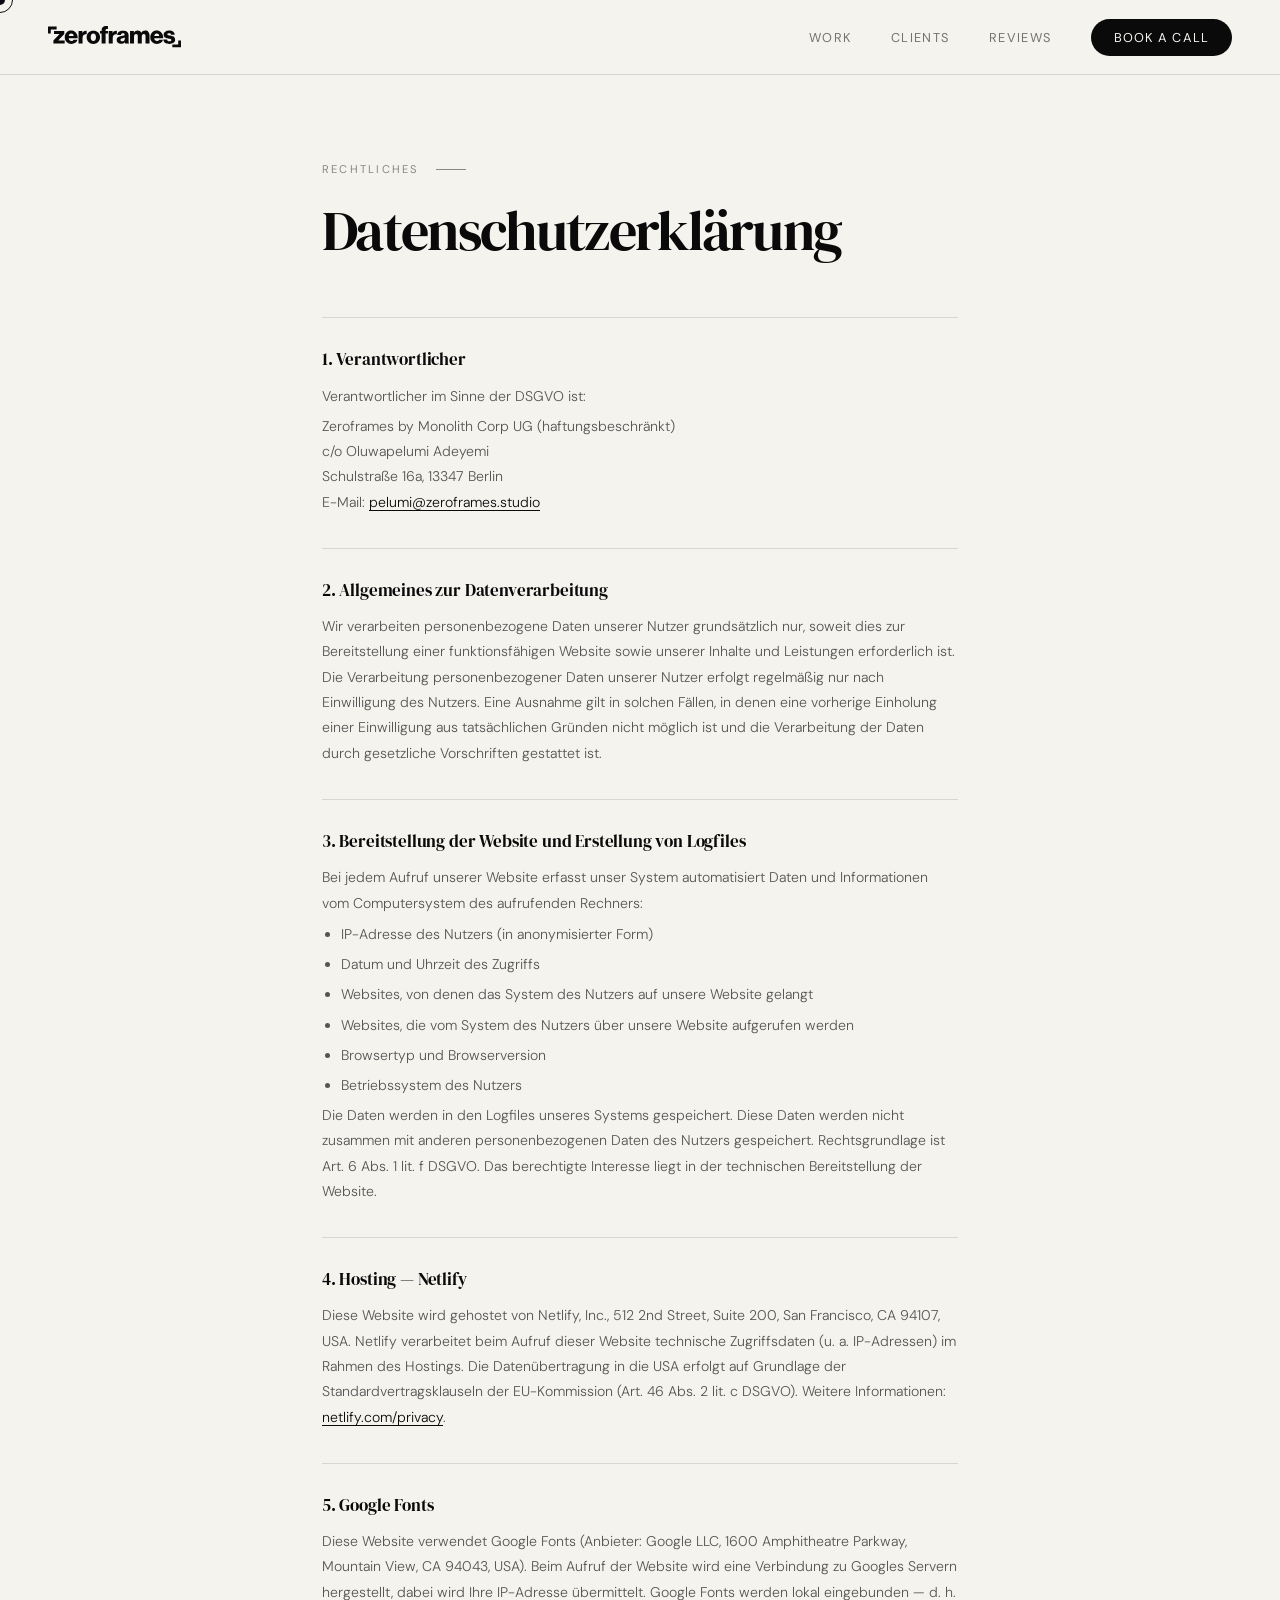
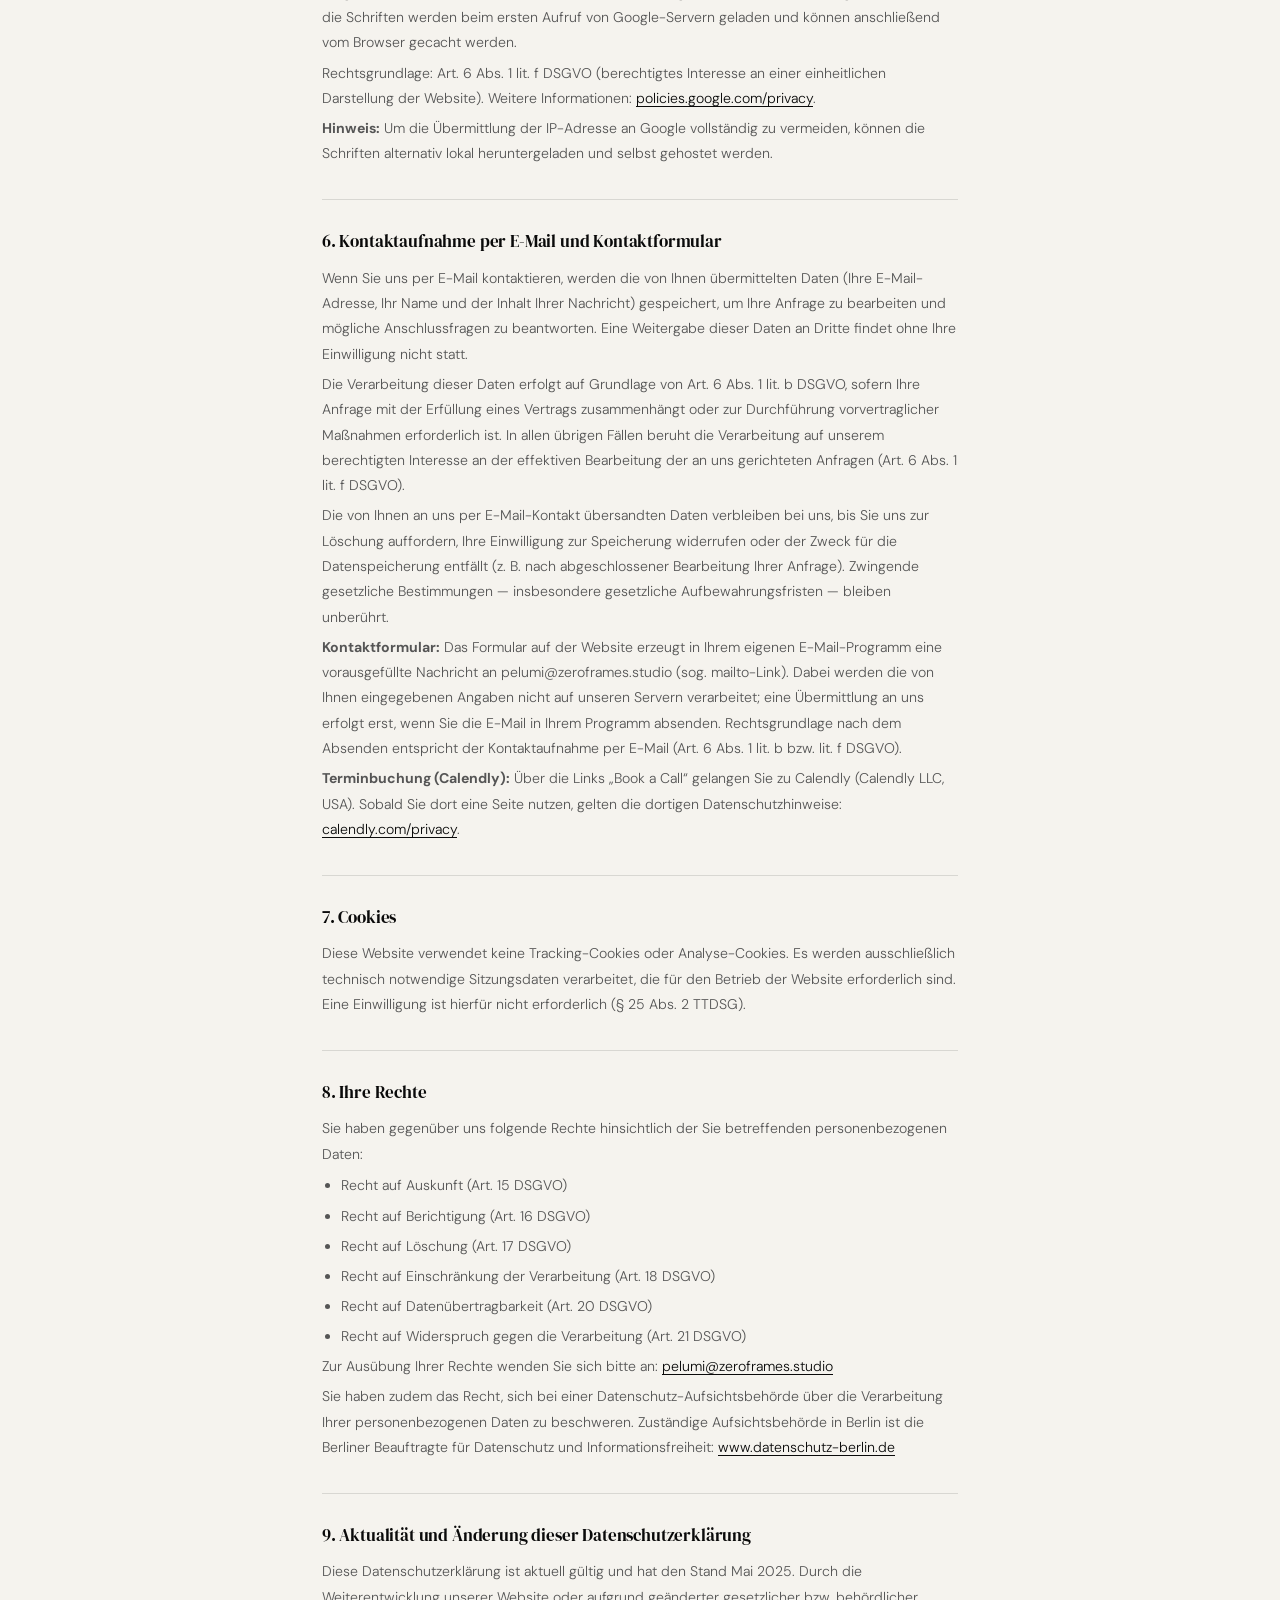
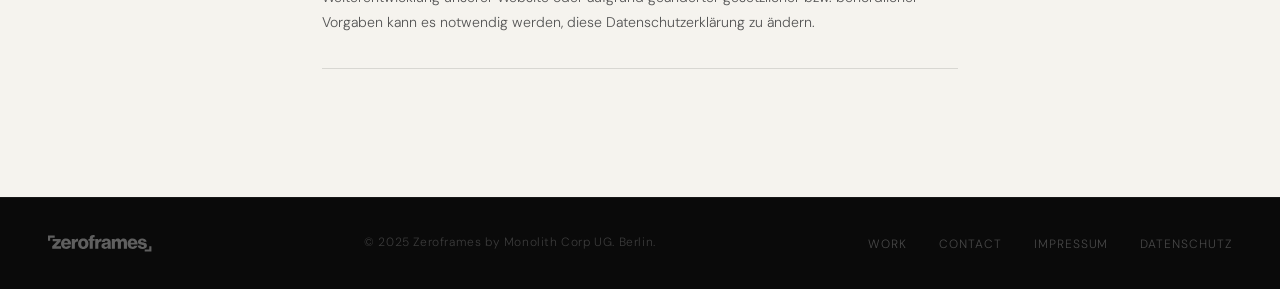
<file: datenschutz.html>
<!DOCTYPE html>
<html lang="de">
<head>
<meta charset="UTF-8">
<meta name="viewport" content="width=device-width, initial-scale=1.0">
<title>Datenschutzerklärung — Zeroframes</title>
<link rel="icon" href="favicon.png" type="image/png">
<link rel="apple-touch-icon" href="favicon.png">
<link rel="preconnect" href="https://fonts.googleapis.com">
<link rel="preconnect" href="https://fonts.gstatic.com" crossorigin>
<link href="https://fonts.googleapis.com/css2?family=DM+Serif+Display:ital@0;1&family=DM+Sans:opsz,wght@9..40,300;9..40,400;9..40,500&display=swap" rel="stylesheet">
<link rel="stylesheet" href="style.css">
</head>
<body>

<div class="cursor-dot" id="cursor-dot"></div>
<div class="cursor-ring" id="cursor-ring"></div>

<nav class="always-light" id="nav">
  <a href="index.html" class="nav-logo" aria-label="Zeroframes — Home">
    <svg viewBox="0 0 1024 166" fill="none" xmlns="http://www.w3.org/2000/svg" aria-hidden="true" focusable="false">
      <path d="M933.411 137.785C919.34 137.785 908.097 134.771 899.679 128.742C891.385 122.588 886.989 114.173 886.487 103.498H915.509C916.639 113.043 922.543 117.815 933.224 117.815C937.871 117.815 941.515 116.999 944.153 115.366C946.919 113.608 948.3 111.222 948.3 108.207C948.3 107.203 948.173 106.323 947.922 105.57C947.671 104.816 947.232 104.126 946.603 103.498C945.975 102.869 945.348 102.304 944.718 101.802C944.216 101.3 943.399 100.86 942.269 100.483C941.139 99.9809 940.134 99.6041 939.255 99.3528C938.501 99.1018 937.306 98.8505 935.673 98.5994C934.165 98.2224 932.972 97.9713 932.091 97.8457C931.213 97.5946 929.831 97.3433 927.947 97.0922C926.063 96.7153 924.679 96.4642 923.8 96.3386C919.78 95.7105 916.388 95.0825 913.625 94.4547C910.86 93.701 907.781 92.5706 904.39 91.0634C901.122 89.5563 898.422 87.8608 896.286 85.9769C894.275 83.9674 892.58 81.3298 891.198 78.0643C889.815 74.6732 889.125 70.7799 889.125 66.3839C889.125 56.5873 893.083 48.9889 900.998 43.5881C908.913 38.1876 918.837 35.4873 930.772 35.4873C944.216 35.4873 954.645 38.2503 962.057 43.7767C969.47 49.1773 973.552 56.713 974.306 66.3839H946.038C945.032 58.8481 939.882 55.0802 930.585 55.0802C926.563 55.0802 923.297 55.8339 920.786 57.341C918.399 58.8481 917.204 61.046 917.204 63.9349C917.204 64.6884 917.331 65.3791 917.58 66.0071C917.832 66.6352 918.21 67.2003 918.713 67.7026C919.34 68.205 919.905 68.6447 920.408 69.0214C921.037 69.3981 921.854 69.7751 922.857 70.1518C923.862 70.5286 924.744 70.8426 925.495 71.0939C926.376 71.3449 927.506 71.5963 928.888 71.8473C930.396 72.0986 931.591 72.3497 932.47 72.601C933.475 72.7264 934.794 72.9777 936.427 73.3545C938.06 73.6058 939.379 73.7941 940.385 73.9196C944.656 74.6732 948.173 75.364 950.939 75.992C953.702 76.6201 956.905 77.7502 960.549 79.383C964.317 80.8902 967.272 82.7113 969.407 84.8465C971.543 86.856 973.365 89.682 974.871 93.3243C976.504 96.8409 977.323 100.986 977.323 105.758C977.323 116.057 973.238 123.97 965.072 129.496C957.032 135.022 946.478 137.785 933.411 137.785Z" fill="currentColor"/>
      <path d="M837.757 137.597C822.177 137.597 809.677 132.824 800.254 123.279C790.957 113.608 786.307 101.3 786.307 86.3537C786.307 71.7846 790.895 59.6645 800.067 49.9937C809.364 40.3228 821.299 35.4873 835.872 35.4873C849.064 35.4873 860.059 39.5064 868.852 47.5445C880.412 58.0947 886.064 73.7312 885.813 94.4547H816.462C817.466 101.111 819.79 106.323 823.434 110.091C827.078 113.734 831.977 115.555 838.135 115.555C846.05 115.555 851.389 112.352 854.152 105.947H884.118C881.855 115.241 876.454 122.839 867.909 128.742C859.491 134.645 849.44 137.597 837.757 137.597ZM816.649 76.1804H854.717C854.214 70.4029 852.268 65.8188 848.875 62.4278C845.609 59.0365 841.463 57.341 836.437 57.341C825.508 57.341 818.912 63.6209 816.649 76.1804Z" fill="currentColor"/>
      <path d="M630.613 134.771V38.3133H660.012V52.0659H660.577C667.235 41.0135 676.972 35.4873 689.789 35.4873C702.478 35.4873 711.523 41.1392 716.925 52.4429H717.303C724.588 41.1392 734.704 35.4873 747.645 35.4873C758.323 35.4873 766.427 38.8156 771.955 45.4722C777.608 52.0032 780.436 60.8577 780.436 72.0357V134.771H749.716V77.4992C749.716 66.5722 745.193 61.109 736.148 61.109C731.374 61.109 727.605 62.9301 724.84 66.5722C722.201 70.0889 720.882 74.7989 720.882 80.7018V134.771H690.165V77.4992C690.165 66.5722 685.642 61.109 676.597 61.109C671.822 61.109 668.052 62.9301 665.289 66.5722C662.65 70.0889 661.331 74.7989 661.331 80.7018V134.771H630.613Z" fill="currentColor"/>
      <path d="M560.884 137.22C550.958 137.22 542.981 134.645 536.95 129.496C530.921 124.347 527.904 117.125 527.904 107.831C527.904 98.0343 531.172 90.938 537.704 86.5423C544.238 82.0208 553.283 79.0065 564.842 77.4994C574.266 76.369 580.673 75.1129 584.065 73.7314C587.582 72.2243 589.342 69.9008 589.342 66.7608C589.342 59.8531 584.944 56.3992 576.15 56.3992C566.726 56.3992 561.512 60.5439 560.509 68.8333H532.24C532.616 59.2878 536.511 51.3754 543.924 45.0955C551.461 38.8159 562.141 35.6759 575.961 35.6759C589.78 35.6759 600.209 38.3135 607.244 43.5884C615.41 49.4915 619.495 58.66 619.495 71.0939V119.7C619.495 127.361 620.625 131.945 622.887 133.452V134.771H593.111C591.854 133.013 590.786 129.433 589.907 124.033H589.529C583.373 132.824 573.825 137.22 560.884 137.22ZM570.684 117.627C576.464 117.627 581.113 116.057 584.63 112.917C588.274 109.652 590.096 105.444 590.096 100.295V88.8031C587.08 90.3102 581.803 92.0057 574.266 93.8896C568.108 95.2711 563.774 96.9039 561.26 98.7877C558.749 100.672 557.492 103.372 557.492 106.889C557.492 114.048 561.89 117.627 570.684 117.627Z" fill="currentColor"/>
      <path d="M466.817 134.771V38.313H496.216V53.3845H496.781C503.314 42.3321 512.108 36.8059 523.165 36.8059C526.055 36.8059 528.066 37.057 529.196 37.5593V63.9347H528.442C518.894 62.553 511.354 64.2487 505.828 69.0212C500.3 73.6683 497.535 81.1413 497.535 91.4402V134.771H466.817Z" fill="currentColor"/>
      <path d="M412.049 134.771V57.9063H399.611V38.3133H412.049V31.3429C412.049 21.6719 414.688 14.1989 419.964 8.92391C427.628 1.38816 441.259 -1.37495 460.858 0.634592V22.2999C454.326 22.0487 449.677 22.6139 446.914 23.9955C444.148 25.377 442.767 28.5797 442.767 33.6035V38.3133H460.858V57.9063H442.767V134.771H412.049Z" fill="currentColor"/>
      <path d="M333.397 108.019C336.917 113.294 341.942 115.932 348.474 115.932C355.007 115.932 360.033 113.294 363.552 108.019C367.194 102.744 369.016 95.648 369.016 86.7306C369.016 77.8134 367.194 70.7172 363.552 65.442C360.033 60.0415 355.007 57.3412 348.474 57.3412C341.942 57.3412 336.917 59.9788 333.397 65.2537C329.88 70.5288 328.12 77.6878 328.12 86.7306C328.12 95.648 329.88 102.744 333.397 108.019ZM385.79 123.279C376.366 132.95 363.99 137.785 348.663 137.785C333.335 137.785 320.897 132.95 311.349 123.279C301.801 113.608 297.027 101.425 297.027 86.7306C297.027 72.0359 301.801 59.8531 311.349 50.1823C320.897 40.5114 333.335 35.6759 348.663 35.6759C363.99 35.6759 376.366 40.5114 385.79 50.1823C395.338 59.8531 400.112 72.0359 400.112 86.7306C400.112 101.425 395.338 113.608 385.79 123.279Z" fill="currentColor"/>
      <path d="M234.819 134.771V38.313H264.217V53.3845H264.782C271.316 42.3321 280.11 36.8059 291.167 36.8059C294.056 36.8059 296.067 37.057 297.198 37.5593V63.9347H296.443C286.895 62.553 279.356 64.2487 273.83 69.0212C268.302 73.6683 265.537 81.1413 265.537 91.4402V134.771H234.819Z" fill="currentColor"/>
      <path d="M180.25 137.597C164.671 137.597 152.171 132.824 142.748 123.279C133.451 113.608 128.802 101.3 128.802 86.3537C128.802 71.7846 133.388 59.6645 142.559 49.9937C151.856 40.3228 163.792 35.4873 178.366 35.4873C191.558 35.4873 202.551 39.5064 211.346 47.5445C222.904 58.0947 228.558 73.7312 228.307 94.4547H158.955C159.96 101.111 162.284 106.323 165.928 110.091C169.571 113.734 174.471 115.555 180.627 115.555C188.542 115.555 193.882 112.352 196.646 105.947H226.61C224.349 115.241 218.946 122.839 210.403 128.742C201.986 134.645 191.934 137.597 180.25 137.597ZM159.143 76.1804H197.211C196.709 70.4029 194.761 65.8188 191.369 62.4278C188.103 59.0365 183.957 57.341 178.931 57.341C168.001 57.341 161.405 63.6209 159.143 76.1804Z" fill="currentColor"/>
      <path d="M41.6925 134.771V111.975L79.9491 70.7169L88.2411 62.2392V61.6741C82.3361 61.7997 78.3785 61.8624 76.3683 61.8624H46.2154V38.3133H125.367V60.9206L88.8064 100.672L79.0067 110.657V111.222C85.6655 111.096 90.4397 111.033 93.3293 111.033H128.194V134.771H41.6925Z" fill="currentColor"/>
      <path d="M66.3771 4.71413V25.9479H21.2407V57.7984H0V4.71413H66.3771Z" fill="currentColor"/>
      <path d="M955.83 163.967V142.734H1000.97V110.883H1022.21V163.967H955.83Z" fill="currentColor"/>
    </svg>
  </a>
  <ul class="nav-links">
    <li><a href="index.html#works">Work</a></li>
    <li><a href="index.html#clients">Clients</a></li>
    <li><a href="index.html#testimonials">Reviews</a></li>
    <li><a href="https://calendly.com/p31umi/zeroframes-chat" class="nav-cta" target="_blank" rel="noopener noreferrer">Book a Call</a></li>
  </ul>
  <button class="nav-hamburger" id="nav-hamburger" aria-label="Toggle menu">
    <span></span><span></span>
  </button>
</nav>

<div class="mobile-menu" id="mobile-menu">
  <a href="index.html#works" class="mobile-link">Work</a>
  <a href="index.html#clients" class="mobile-link">Clients</a>
  <a href="index.html#testimonials" class="mobile-link">Reviews</a>
  <a href="https://calendly.com/p31umi/zeroframes-chat" class="mobile-cta" target="_blank" rel="noopener noreferrer">Book a Call ↗</a>
</div>

<main class="legal-wrap">
  <p class="page-label">Rechtliches</p>
  <h1>Datenschutz&shy;erklärung</h1>

  <div class="legal-section">
    <h2>1. Verantwortlicher</h2>
    <p>Verantwortlicher im Sinne der DSGVO ist:</p>
    <p>Zeroframes by Monolith Corp UG (haftungsbeschränkt)<br>
    c/o Oluwapelumi Adeyemi<br>
    Schulstraße 16a, 13347 Berlin<br>
    E-Mail: <a href="mailto:pelumi@zeroframes.studio">pelumi@zeroframes.studio</a></p>
  </div>

  <div class="legal-section">
    <h2>2. Allgemeines zur Datenverarbeitung</h2>
    <p>Wir verarbeiten personenbezogene Daten unserer Nutzer grundsätzlich nur, soweit dies zur Bereitstellung einer funktionsfähigen Website sowie unserer Inhalte und Leistungen erforderlich ist. Die Verarbeitung personenbezogener Daten unserer Nutzer erfolgt regelmäßig nur nach Einwilligung des Nutzers. Eine Ausnahme gilt in solchen Fällen, in denen eine vorherige Einholung einer Einwilligung aus tatsächlichen Gründen nicht möglich ist und die Verarbeitung der Daten durch gesetzliche Vorschriften gestattet ist.</p>
  </div>

  <div class="legal-section">
    <h2>3. Bereitstellung der Website und Erstellung von Logfiles</h2>
    <p>Bei jedem Aufruf unserer Website erfasst unser System automatisiert Daten und Informationen vom Computersystem des aufrufenden Rechners:</p>
    <ul>
      <li>IP-Adresse des Nutzers (in anonymisierter Form)</li>
      <li>Datum und Uhrzeit des Zugriffs</li>
      <li>Websites, von denen das System des Nutzers auf unsere Website gelangt</li>
      <li>Websites, die vom System des Nutzers über unsere Website aufgerufen werden</li>
      <li>Browsertyp und Browserversion</li>
      <li>Betriebssystem des Nutzers</li>
    </ul>
    <p>Die Daten werden in den Logfiles unseres Systems gespeichert. Diese Daten werden nicht zusammen mit anderen personenbezogenen Daten des Nutzers gespeichert. Rechtsgrundlage ist Art. 6 Abs. 1 lit. f DSGVO. Das berechtigte Interesse liegt in der technischen Bereitstellung der Website.</p>
  </div>

  <div class="legal-section">
    <h2>4. Hosting — Netlify</h2>
    <p>Diese Website wird gehostet von Netlify, Inc., 512 2nd Street, Suite 200, San Francisco, CA 94107, USA. Netlify verarbeitet beim Aufruf dieser Website technische Zugriffsdaten (u. a. IP-Adressen) im Rahmen des Hostings. Die Datenübertragung in die USA erfolgt auf Grundlage der Standardvertragsklauseln der EU-Kommission (Art. 46 Abs. 2 lit. c DSGVO). Weitere Informationen: <a href="https://www.netlify.com/privacy/" target="_blank" rel="noopener">netlify.com/privacy</a>.</p>
  </div>

  <div class="legal-section">
    <h2>5. Google Fonts</h2>
    <p>Diese Website verwendet Google Fonts (Anbieter: Google LLC, 1600 Amphitheatre Parkway, Mountain View, CA 94043, USA). Beim Aufruf der Website wird eine Verbindung zu Googles Servern hergestellt, dabei wird Ihre IP-Adresse übermittelt. Google Fonts werden lokal eingebunden — d. h. die Schriften werden beim ersten Aufruf von Google-Servern geladen und können anschließend vom Browser gecacht werden.</p>
    <p>Rechtsgrundlage: Art. 6 Abs. 1 lit. f DSGVO (berechtigtes Interesse an einer einheitlichen Darstellung der Website). Weitere Informationen: <a href="https://policies.google.com/privacy" target="_blank" rel="noopener">policies.google.com/privacy</a>.</p>
    <p><strong>Hinweis:</strong> Um die Übermittlung der IP-Adresse an Google vollständig zu vermeiden, können die Schriften alternativ lokal heruntergeladen und selbst gehostet werden.</p>
  </div>

  <div class="legal-section">
    <h2>6. Kontaktaufnahme per E-Mail und Kontaktformular</h2>
    <p>Wenn Sie uns per E-Mail kontaktieren, werden die von Ihnen übermittelten Daten (Ihre E-Mail-Adresse, Ihr Name und der Inhalt Ihrer Nachricht) gespeichert, um Ihre Anfrage zu bearbeiten und mögliche Anschlussfragen zu beantworten. Eine Weitergabe dieser Daten an Dritte findet ohne Ihre Einwilligung nicht statt.</p>
    <p>Die Verarbeitung dieser Daten erfolgt auf Grundlage von Art. 6 Abs. 1 lit. b DSGVO, sofern Ihre Anfrage mit der Erfüllung eines Vertrags zusammenhängt oder zur Durchführung vorvertraglicher Maßnahmen erforderlich ist. In allen übrigen Fällen beruht die Verarbeitung auf unserem berechtigten Interesse an der effektiven Bearbeitung der an uns gerichteten Anfragen (Art. 6 Abs. 1 lit. f DSGVO).</p>
    <p>Die von Ihnen an uns per E-Mail-Kontakt übersandten Daten verbleiben bei uns, bis Sie uns zur Löschung auffordern, Ihre Einwilligung zur Speicherung widerrufen oder der Zweck für die Datenspeicherung entfällt (z. B. nach abgeschlossener Bearbeitung Ihrer Anfrage). Zwingende gesetzliche Bestimmungen — insbesondere gesetzliche Aufbewahrungsfristen — bleiben unberührt.</p>
    <p><strong>Kontaktformular:</strong> Das Formular auf der Website erzeugt in Ihrem eigenen E-Mail-Programm eine vorausgefüllte Nachricht an pelumi@zeroframes.studio (sog. mailto-Link). Dabei werden die von Ihnen eingegebenen Angaben nicht auf unseren Servern verarbeitet; eine Übermittlung an uns erfolgt erst, wenn Sie die E-Mail in Ihrem Programm absenden. Rechtsgrundlage nach dem Absenden entspricht der Kontaktaufnahme per E-Mail (Art. 6 Abs. 1 lit. b bzw. lit. f DSGVO).</p>
    <p><strong>Terminbuchung (Calendly):</strong> Über die Links „Book a Call“ gelangen Sie zu Calendly (Calendly LLC, USA). Sobald Sie dort eine Seite nutzen, gelten die dortigen Datenschutzhinweise: <a href="https://calendly.com/privacy" target="_blank" rel="noopener">calendly.com/privacy</a>.</p>
  </div>

  <div class="legal-section">
    <h2>7. Cookies</h2>
    <p>Diese Website verwendet keine Tracking-Cookies oder Analyse-Cookies. Es werden ausschließlich technisch notwendige Sitzungsdaten verarbeitet, die für den Betrieb der Website erforderlich sind. Eine Einwilligung ist hierfür nicht erforderlich (§ 25 Abs. 2 TTDSG).</p>
  </div>

  <div class="legal-section">
    <h2>8. Ihre Rechte</h2>
    <p>Sie haben gegenüber uns folgende Rechte hinsichtlich der Sie betreffenden personenbezogenen Daten:</p>
    <ul>
      <li>Recht auf Auskunft (Art. 15 DSGVO)</li>
      <li>Recht auf Berichtigung (Art. 16 DSGVO)</li>
      <li>Recht auf Löschung (Art. 17 DSGVO)</li>
      <li>Recht auf Einschränkung der Verarbeitung (Art. 18 DSGVO)</li>
      <li>Recht auf Datenübertragbarkeit (Art. 20 DSGVO)</li>
      <li>Recht auf Widerspruch gegen die Verarbeitung (Art. 21 DSGVO)</li>
    </ul>
    <p>Zur Ausübung Ihrer Rechte wenden Sie sich bitte an: <a href="mailto:pelumi@zeroframes.studio">pelumi@zeroframes.studio</a></p>
    <p>Sie haben zudem das Recht, sich bei einer Datenschutz-Aufsichtsbehörde über die Verarbeitung Ihrer personenbezogenen Daten zu beschweren. Zuständige Aufsichtsbehörde in Berlin ist die Berliner Beauftragte für Datenschutz und Informationsfreiheit: <a href="https://www.datenschutz-berlin.de" target="_blank" rel="noopener">www.datenschutz-berlin.de</a></p>
  </div>

  <div class="legal-section">
    <h2>9. Aktualität und Änderung dieser Datenschutzerklärung</h2>
    <p>Diese Datenschutzerklärung ist aktuell gültig und hat den Stand Mai 2025. Durch die Weiterentwicklung unserer Website oder aufgrund geänderter gesetzlicher bzw. behördlicher Vorgaben kann es notwendig werden, diese Datenschutzerklärung zu ändern.</p>
  </div>
</main>

<footer>
  <a href="index.html" class="footer-logo" aria-label="Zeroframes — Home">
    <svg viewBox="0 0 1024 166" fill="none" xmlns="http://www.w3.org/2000/svg" aria-hidden="true" focusable="false">
      <path d="M933.411 137.785C919.34 137.785 908.097 134.771 899.679 128.742C891.385 122.588 886.989 114.173 886.487 103.498H915.509C916.639 113.043 922.543 117.815 933.224 117.815C937.871 117.815 941.515 116.999 944.153 115.366C946.919 113.608 948.3 111.222 948.3 108.207C948.3 107.203 948.173 106.323 947.922 105.57C947.671 104.816 947.232 104.126 946.603 103.498C945.975 102.869 945.348 102.304 944.718 101.802C944.216 101.3 943.399 100.86 942.269 100.483C941.139 99.9809 940.134 99.6041 939.255 99.3528C938.501 99.1018 937.306 98.8505 935.673 98.5994C934.165 98.2224 932.972 97.9713 932.091 97.8457C931.213 97.5946 929.831 97.3433 927.947 97.0922C926.063 96.7153 924.679 96.4642 923.8 96.3386C919.78 95.7105 916.388 95.0825 913.625 94.4547C910.86 93.701 907.781 92.5706 904.39 91.0634C901.122 89.5563 898.422 87.8608 896.286 85.9769C894.275 83.9674 892.58 81.3298 891.198 78.0643C889.815 74.6732 889.125 70.7799 889.125 66.3839C889.125 56.5873 893.083 48.9889 900.998 43.5881C908.913 38.1876 918.837 35.4873 930.772 35.4873C944.216 35.4873 954.645 38.2503 962.057 43.7767C969.47 49.1773 973.552 56.713 974.306 66.3839H946.038C945.032 58.8481 939.882 55.0802 930.585 55.0802C926.563 55.0802 923.297 55.8339 920.786 57.341C918.399 58.8481 917.204 61.046 917.204 63.9349C917.204 64.6884 917.331 65.3791 917.58 66.0071C917.832 66.6352 918.21 67.2003 918.713 67.7026C919.34 68.205 919.905 68.6447 920.408 69.0214C921.037 69.3981 921.854 69.7751 922.857 70.1518C923.862 70.5286 924.744 70.8426 925.495 71.0939C926.376 71.3449 927.506 71.5963 928.888 71.8473C930.396 72.0986 931.591 72.3497 932.47 72.601C933.475 72.7264 934.794 72.9777 936.427 73.3545C938.06 73.6058 939.379 73.7941 940.385 73.9196C944.656 74.6732 948.173 75.364 950.939 75.992C953.702 76.6201 956.905 77.7502 960.549 79.383C964.317 80.8902 967.272 82.7113 969.407 84.8465C971.543 86.856 973.365 89.682 974.871 93.3243C976.504 96.8409 977.323 100.986 977.323 105.758C977.323 116.057 973.238 123.97 965.072 129.496C957.032 135.022 946.478 137.785 933.411 137.785Z" fill="currentColor"/>
      <path d="M837.757 137.597C822.177 137.597 809.677 132.824 800.254 123.279C790.957 113.608 786.307 101.3 786.307 86.3537C786.307 71.7846 790.895 59.6645 800.067 49.9937C809.364 40.3228 821.299 35.4873 835.872 35.4873C849.064 35.4873 860.059 39.5064 868.852 47.5445C880.412 58.0947 886.064 73.7312 885.813 94.4547H816.462C817.466 101.111 819.79 106.323 823.434 110.091C827.078 113.734 831.977 115.555 838.135 115.555C846.05 115.555 851.389 112.352 854.152 105.947H884.118C881.855 115.241 876.454 122.839 867.909 128.742C859.491 134.645 849.44 137.597 837.757 137.597ZM816.649 76.1804H854.717C854.214 70.4029 852.268 65.8188 848.875 62.4278C845.609 59.0365 841.463 57.341 836.437 57.341C825.508 57.341 818.912 63.6209 816.649 76.1804Z" fill="currentColor"/>
      <path d="M630.613 134.771V38.3133H660.012V52.0659H660.577C667.235 41.0135 676.972 35.4873 689.789 35.4873C702.478 35.4873 711.523 41.1392 716.925 52.4429H717.303C724.588 41.1392 734.704 35.4873 747.645 35.4873C758.323 35.4873 766.427 38.8156 771.955 45.4722C777.608 52.0032 780.436 60.8577 780.436 72.0357V134.771H749.716V77.4992C749.716 66.5722 745.193 61.109 736.148 61.109C731.374 61.109 727.605 62.9301 724.84 66.5722C722.201 70.0889 720.882 74.7989 720.882 80.7018V134.771H690.165V77.4992C690.165 66.5722 685.642 61.109 676.597 61.109C671.822 61.109 668.052 62.9301 665.289 66.5722C662.65 70.0889 661.331 74.7989 661.331 80.7018V134.771H630.613Z" fill="currentColor"/>
      <path d="M560.884 137.22C550.958 137.22 542.981 134.645 536.95 129.496C530.921 124.347 527.904 117.125 527.904 107.831C527.904 98.0343 531.172 90.938 537.704 86.5423C544.238 82.0208 553.283 79.0065 564.842 77.4994C574.266 76.369 580.673 75.1129 584.065 73.7314C587.582 72.2243 589.342 69.9008 589.342 66.7608C589.342 59.8531 584.944 56.3992 576.15 56.3992C566.726 56.3992 561.512 60.5439 560.509 68.8333H532.24C532.616 59.2878 536.511 51.3754 543.924 45.0955C551.461 38.8159 562.141 35.6759 575.961 35.6759C589.78 35.6759 600.209 38.3135 607.244 43.5884C615.41 49.4915 619.495 58.66 619.495 71.0939V119.7C619.495 127.361 620.625 131.945 622.887 133.452V134.771H593.111C591.854 133.013 590.786 129.433 589.907 124.033H589.529C583.373 132.824 573.825 137.22 560.884 137.22ZM570.684 117.627C576.464 117.627 581.113 116.057 584.63 112.917C588.274 109.652 590.096 105.444 590.096 100.295V88.8031C587.08 90.3102 581.803 92.0057 574.266 93.8896C568.108 95.2711 563.774 96.9039 561.26 98.7877C558.749 100.672 557.492 103.372 557.492 106.889C557.492 114.048 561.89 117.627 570.684 117.627Z" fill="currentColor"/>
      <path d="M466.817 134.771V38.313H496.216V53.3845H496.781C503.314 42.3321 512.108 36.8059 523.165 36.8059C526.055 36.8059 528.066 37.057 529.196 37.5593V63.9347H528.442C518.894 62.553 511.354 64.2487 505.828 69.0212C500.3 73.6683 497.535 81.1413 497.535 91.4402V134.771H466.817Z" fill="currentColor"/>
      <path d="M412.049 134.771V57.9063H399.611V38.3133H412.049V31.3429C412.049 21.6719 414.688 14.1989 419.964 8.92391C427.628 1.38816 441.259 -1.37495 460.858 0.634592V22.2999C454.326 22.0487 449.677 22.6139 446.914 23.9955C444.148 25.377 442.767 28.5797 442.767 33.6035V38.3133H460.858V57.9063H442.767V134.771H412.049Z" fill="currentColor"/>
      <path d="M333.397 108.019C336.917 113.294 341.942 115.932 348.474 115.932C355.007 115.932 360.033 113.294 363.552 108.019C367.194 102.744 369.016 95.648 369.016 86.7306C369.016 77.8134 367.194 70.7172 363.552 65.442C360.033 60.0415 355.007 57.3412 348.474 57.3412C341.942 57.3412 336.917 59.9788 333.397 65.2537C329.88 70.5288 328.12 77.6878 328.12 86.7306C328.12 95.648 329.88 102.744 333.397 108.019ZM385.79 123.279C376.366 132.95 363.99 137.785 348.663 137.785C333.335 137.785 320.897 132.95 311.349 123.279C301.801 113.608 297.027 101.425 297.027 86.7306C297.027 72.0359 301.801 59.8531 311.349 50.1823C320.897 40.5114 333.335 35.6759 348.663 35.6759C363.99 35.6759 376.366 40.5114 385.79 50.1823C395.338 59.8531 400.112 72.0359 400.112 86.7306C400.112 101.425 395.338 113.608 385.79 123.279Z" fill="currentColor"/>
      <path d="M234.819 134.771V38.313H264.217V53.3845H264.782C271.316 42.3321 280.11 36.8059 291.167 36.8059C294.056 36.8059 296.067 37.057 297.198 37.5593V63.9347H296.443C286.895 62.553 279.356 64.2487 273.83 69.0212C268.302 73.6683 265.537 81.1413 265.537 91.4402V134.771H234.819Z" fill="currentColor"/>
      <path d="M180.25 137.597C164.671 137.597 152.171 132.824 142.748 123.279C133.451 113.608 128.802 101.3 128.802 86.3537C128.802 71.7846 133.388 59.6645 142.559 49.9937C151.856 40.3228 163.792 35.4873 178.366 35.4873C191.558 35.4873 202.551 39.5064 211.346 47.5445C222.904 58.0947 228.558 73.7312 228.307 94.4547H158.955C159.96 101.111 162.284 106.323 165.928 110.091C169.571 113.734 174.471 115.555 180.627 115.555C188.542 115.555 193.882 112.352 196.646 105.947H226.61C224.349 115.241 218.946 122.839 210.403 128.742C201.986 134.645 191.934 137.597 180.25 137.597ZM159.143 76.1804H197.211C196.709 70.4029 194.761 65.8188 191.369 62.4278C188.103 59.0365 183.957 57.341 178.931 57.341C168.001 57.341 161.405 63.6209 159.143 76.1804Z" fill="currentColor"/>
      <path d="M41.6925 134.771V111.975L79.9491 70.7169L88.2411 62.2392V61.6741C82.3361 61.7997 78.3785 61.8624 76.3683 61.8624H46.2154V38.3133H125.367V60.9206L88.8064 100.672L79.0067 110.657V111.222C85.6655 111.096 90.4397 111.033 93.3293 111.033H128.194V134.771H41.6925Z" fill="currentColor"/>
      <path d="M66.3771 4.71413V25.9479H21.2407V57.7984H0V4.71413H66.3771Z" fill="currentColor"/>
      <path d="M955.83 163.967V142.734H1000.97V110.883H1022.21V163.967H955.83Z" fill="currentColor"/>
    </svg>
  </a>
  <span class="footer-copy">© 2025 Zeroframes by Monolith Corp UG. Berlin.</span>
  <ul class="footer-links">
    <li><a href="index.html#works">Work</a></li>
    <li><a href="index.html#contact">Contact</a></li>
    <li><a href="impressum.html">Impressum</a></li>
    <li><a href="datenschutz.html">Datenschutz</a></li>
  </ul>
</footer>

<script>
  const cursorDot = document.getElementById('cursor-dot');
  const cursorRing = document.getElementById('cursor-ring');
  let ringX = 0, ringY = 0, dotX = 0, dotY = 0;
  document.addEventListener('mousemove', e => {
    dotX = e.clientX; dotY = e.clientY;
    cursorDot.style.left = dotX + 'px';
    cursorDot.style.top = dotY + 'px';
  });
  function animateRing() {
    ringX += (dotX - ringX) * 0.12;
    ringY += (dotY - ringY) * 0.12;
    cursorRing.style.left = ringX + 'px';
    cursorRing.style.top = ringY + 'px';
    requestAnimationFrame(animateRing);
  }
  animateRing();
  document.querySelectorAll('a, button').forEach(el => {
    el.addEventListener('mouseenter', () => { cursorDot.classList.add('hover'); cursorRing.classList.add('hover'); });
    el.addEventListener('mouseleave', () => { cursorDot.classList.remove('hover'); cursorRing.classList.remove('hover'); });
  });

  const hamburger = document.getElementById('nav-hamburger');
  const mobileMenu = document.getElementById('mobile-menu');
  hamburger.addEventListener('click', () => {
    const open = hamburger.classList.toggle('open');
    mobileMenu.classList.toggle('open', open);
    document.body.style.overflow = open ? 'hidden' : '';
  });
  document.querySelectorAll('.mobile-link, .mobile-cta').forEach(el => {
    el.addEventListener('click', () => {
      hamburger.classList.remove('open');
      mobileMenu.classList.remove('open');
      document.body.style.overflow = '';
    });
  });
</script>
</body>
</html>
</file>
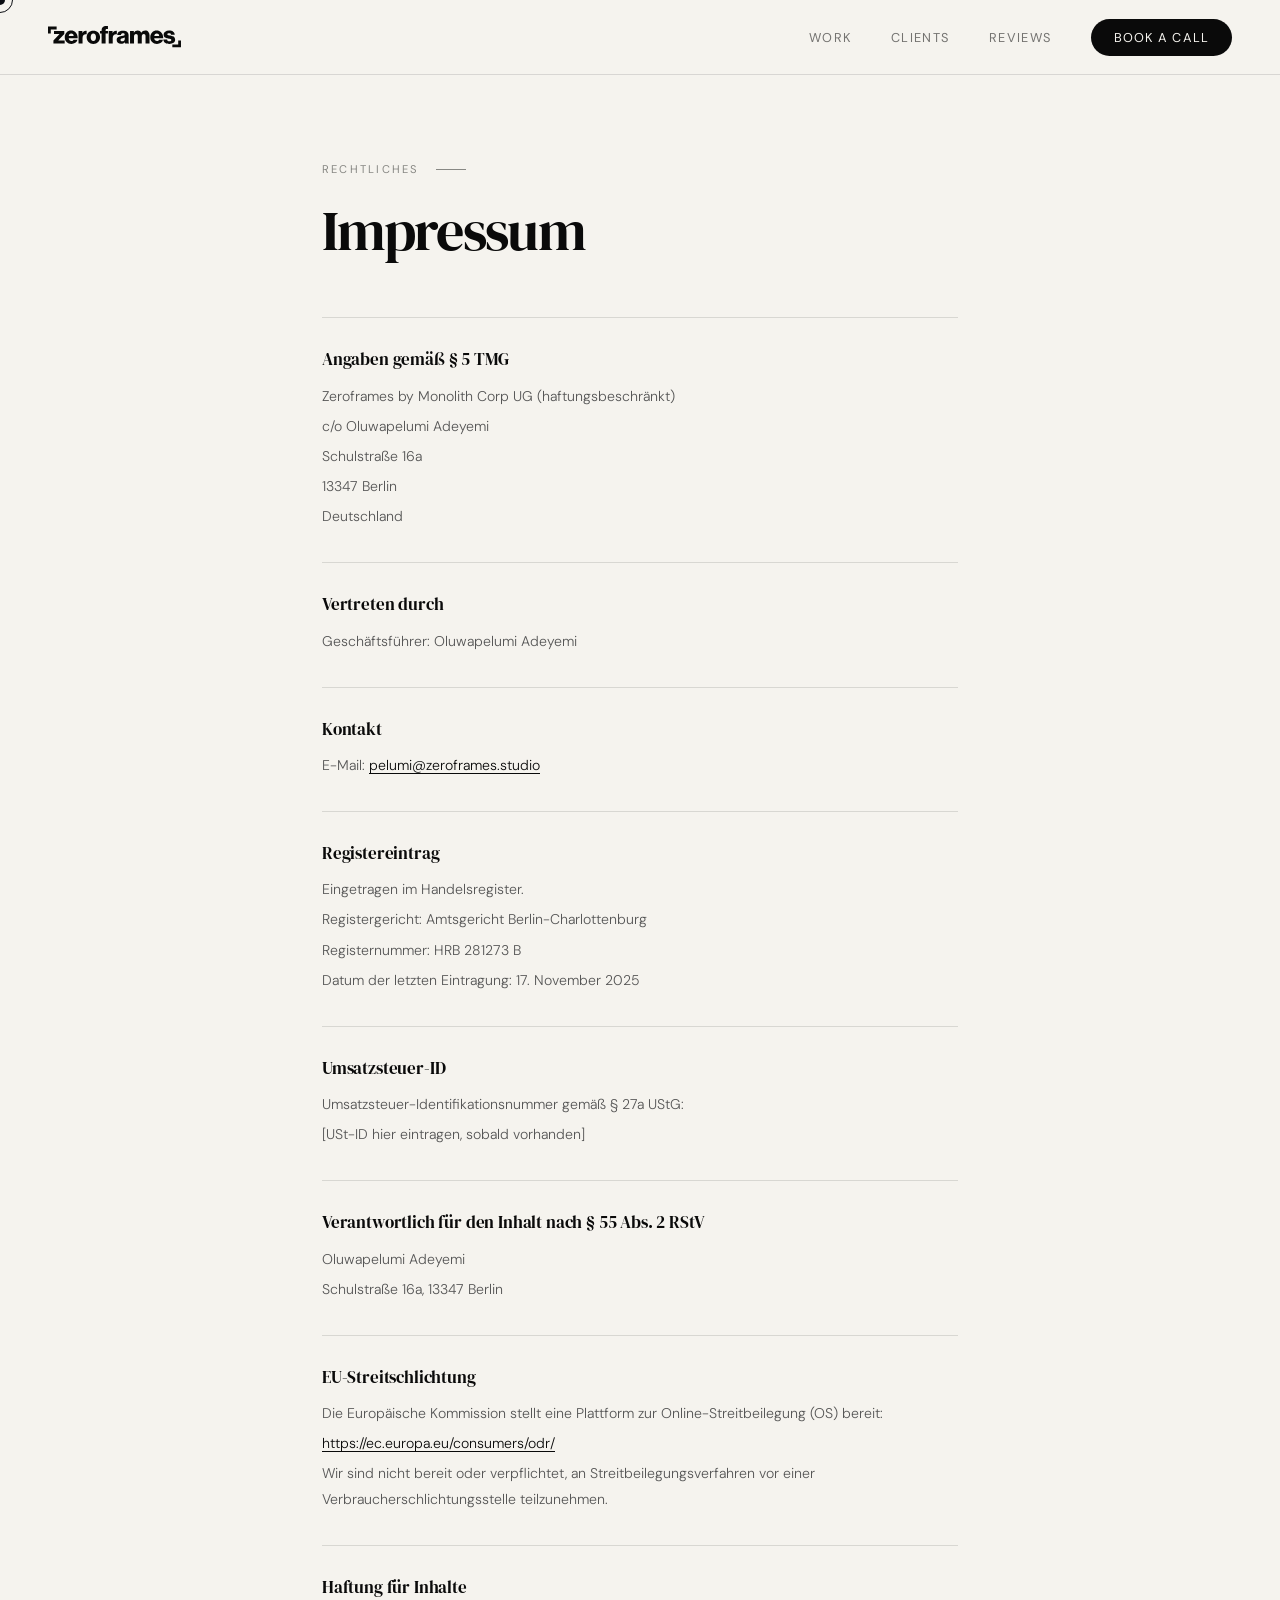
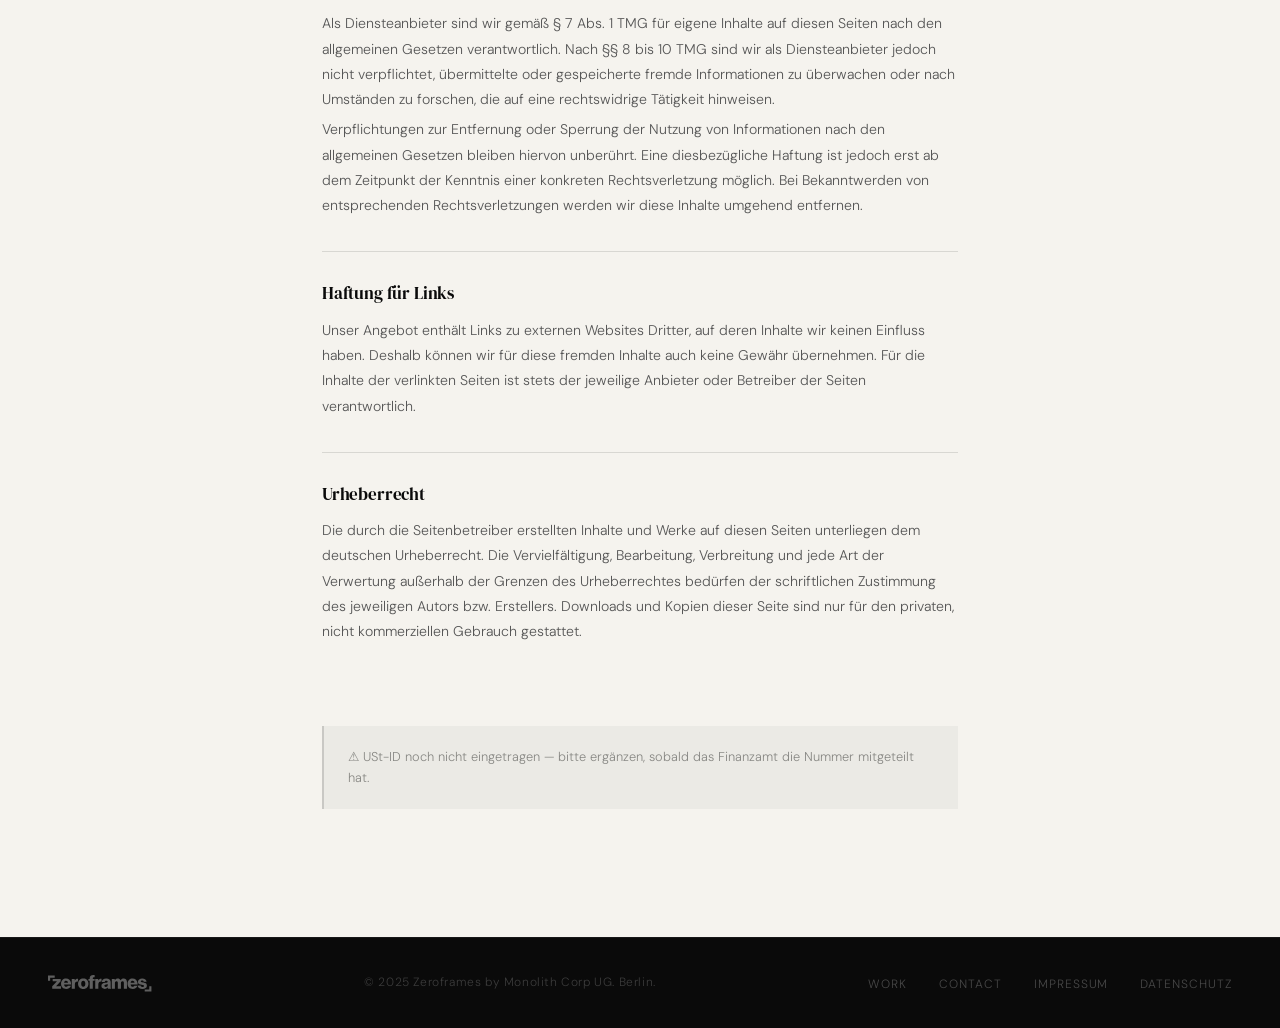
<file: impressum.html>
<!DOCTYPE html>
<html lang="de">
<head>
<meta charset="UTF-8">
<meta name="viewport" content="width=device-width, initial-scale=1.0">
<title>Impressum — Zeroframes</title>
<link rel="icon" href="favicon.png" type="image/png">
<link rel="apple-touch-icon" href="favicon.png">
<link rel="preconnect" href="https://fonts.googleapis.com">
<link rel="preconnect" href="https://fonts.gstatic.com" crossorigin>
<link href="https://fonts.googleapis.com/css2?family=DM+Serif+Display:ital@0;1&family=DM+Sans:opsz,wght@9..40,300;9..40,400;9..40,500&display=swap" rel="stylesheet">
<link rel="stylesheet" href="style.css">
</head>
<body>

<div class="cursor-dot" id="cursor-dot"></div>
<div class="cursor-ring" id="cursor-ring"></div>

<nav class="always-light" id="nav">
  <a href="index.html" class="nav-logo" aria-label="Zeroframes — Home">
    <svg viewBox="0 0 1024 166" fill="none" xmlns="http://www.w3.org/2000/svg" aria-hidden="true" focusable="false">
      <path d="M933.411 137.785C919.34 137.785 908.097 134.771 899.679 128.742C891.385 122.588 886.989 114.173 886.487 103.498H915.509C916.639 113.043 922.543 117.815 933.224 117.815C937.871 117.815 941.515 116.999 944.153 115.366C946.919 113.608 948.3 111.222 948.3 108.207C948.3 107.203 948.173 106.323 947.922 105.57C947.671 104.816 947.232 104.126 946.603 103.498C945.975 102.869 945.348 102.304 944.718 101.802C944.216 101.3 943.399 100.86 942.269 100.483C941.139 99.9809 940.134 99.6041 939.255 99.3528C938.501 99.1018 937.306 98.8505 935.673 98.5994C934.165 98.2224 932.972 97.9713 932.091 97.8457C931.213 97.5946 929.831 97.3433 927.947 97.0922C926.063 96.7153 924.679 96.4642 923.8 96.3386C919.78 95.7105 916.388 95.0825 913.625 94.4547C910.86 93.701 907.781 92.5706 904.39 91.0634C901.122 89.5563 898.422 87.8608 896.286 85.9769C894.275 83.9674 892.58 81.3298 891.198 78.0643C889.815 74.6732 889.125 70.7799 889.125 66.3839C889.125 56.5873 893.083 48.9889 900.998 43.5881C908.913 38.1876 918.837 35.4873 930.772 35.4873C944.216 35.4873 954.645 38.2503 962.057 43.7767C969.47 49.1773 973.552 56.713 974.306 66.3839H946.038C945.032 58.8481 939.882 55.0802 930.585 55.0802C926.563 55.0802 923.297 55.8339 920.786 57.341C918.399 58.8481 917.204 61.046 917.204 63.9349C917.204 64.6884 917.331 65.3791 917.58 66.0071C917.832 66.6352 918.21 67.2003 918.713 67.7026C919.34 68.205 919.905 68.6447 920.408 69.0214C921.037 69.3981 921.854 69.7751 922.857 70.1518C923.862 70.5286 924.744 70.8426 925.495 71.0939C926.376 71.3449 927.506 71.5963 928.888 71.8473C930.396 72.0986 931.591 72.3497 932.47 72.601C933.475 72.7264 934.794 72.9777 936.427 73.3545C938.06 73.6058 939.379 73.7941 940.385 73.9196C944.656 74.6732 948.173 75.364 950.939 75.992C953.702 76.6201 956.905 77.7502 960.549 79.383C964.317 80.8902 967.272 82.7113 969.407 84.8465C971.543 86.856 973.365 89.682 974.871 93.3243C976.504 96.8409 977.323 100.986 977.323 105.758C977.323 116.057 973.238 123.97 965.072 129.496C957.032 135.022 946.478 137.785 933.411 137.785Z" fill="currentColor"/>
      <path d="M837.757 137.597C822.177 137.597 809.677 132.824 800.254 123.279C790.957 113.608 786.307 101.3 786.307 86.3537C786.307 71.7846 790.895 59.6645 800.067 49.9937C809.364 40.3228 821.299 35.4873 835.872 35.4873C849.064 35.4873 860.059 39.5064 868.852 47.5445C880.412 58.0947 886.064 73.7312 885.813 94.4547H816.462C817.466 101.111 819.79 106.323 823.434 110.091C827.078 113.734 831.977 115.555 838.135 115.555C846.05 115.555 851.389 112.352 854.152 105.947H884.118C881.855 115.241 876.454 122.839 867.909 128.742C859.491 134.645 849.44 137.597 837.757 137.597ZM816.649 76.1804H854.717C854.214 70.4029 852.268 65.8188 848.875 62.4278C845.609 59.0365 841.463 57.341 836.437 57.341C825.508 57.341 818.912 63.6209 816.649 76.1804Z" fill="currentColor"/>
      <path d="M630.613 134.771V38.3133H660.012V52.0659H660.577C667.235 41.0135 676.972 35.4873 689.789 35.4873C702.478 35.4873 711.523 41.1392 716.925 52.4429H717.303C724.588 41.1392 734.704 35.4873 747.645 35.4873C758.323 35.4873 766.427 38.8156 771.955 45.4722C777.608 52.0032 780.436 60.8577 780.436 72.0357V134.771H749.716V77.4992C749.716 66.5722 745.193 61.109 736.148 61.109C731.374 61.109 727.605 62.9301 724.84 66.5722C722.201 70.0889 720.882 74.7989 720.882 80.7018V134.771H690.165V77.4992C690.165 66.5722 685.642 61.109 676.597 61.109C671.822 61.109 668.052 62.9301 665.289 66.5722C662.65 70.0889 661.331 74.7989 661.331 80.7018V134.771H630.613Z" fill="currentColor"/>
      <path d="M560.884 137.22C550.958 137.22 542.981 134.645 536.95 129.496C530.921 124.347 527.904 117.125 527.904 107.831C527.904 98.0343 531.172 90.938 537.704 86.5423C544.238 82.0208 553.283 79.0065 564.842 77.4994C574.266 76.369 580.673 75.1129 584.065 73.7314C587.582 72.2243 589.342 69.9008 589.342 66.7608C589.342 59.8531 584.944 56.3992 576.15 56.3992C566.726 56.3992 561.512 60.5439 560.509 68.8333H532.24C532.616 59.2878 536.511 51.3754 543.924 45.0955C551.461 38.8159 562.141 35.6759 575.961 35.6759C589.78 35.6759 600.209 38.3135 607.244 43.5884C615.41 49.4915 619.495 58.66 619.495 71.0939V119.7C619.495 127.361 620.625 131.945 622.887 133.452V134.771H593.111C591.854 133.013 590.786 129.433 589.907 124.033H589.529C583.373 132.824 573.825 137.22 560.884 137.22ZM570.684 117.627C576.464 117.627 581.113 116.057 584.63 112.917C588.274 109.652 590.096 105.444 590.096 100.295V88.8031C587.08 90.3102 581.803 92.0057 574.266 93.8896C568.108 95.2711 563.774 96.9039 561.26 98.7877C558.749 100.672 557.492 103.372 557.492 106.889C557.492 114.048 561.89 117.627 570.684 117.627Z" fill="currentColor"/>
      <path d="M466.817 134.771V38.313H496.216V53.3845H496.781C503.314 42.3321 512.108 36.8059 523.165 36.8059C526.055 36.8059 528.066 37.057 529.196 37.5593V63.9347H528.442C518.894 62.553 511.354 64.2487 505.828 69.0212C500.3 73.6683 497.535 81.1413 497.535 91.4402V134.771H466.817Z" fill="currentColor"/>
      <path d="M412.049 134.771V57.9063H399.611V38.3133H412.049V31.3429C412.049 21.6719 414.688 14.1989 419.964 8.92391C427.628 1.38816 441.259 -1.37495 460.858 0.634592V22.2999C454.326 22.0487 449.677 22.6139 446.914 23.9955C444.148 25.377 442.767 28.5797 442.767 33.6035V38.3133H460.858V57.9063H442.767V134.771H412.049Z" fill="currentColor"/>
      <path d="M333.397 108.019C336.917 113.294 341.942 115.932 348.474 115.932C355.007 115.932 360.033 113.294 363.552 108.019C367.194 102.744 369.016 95.648 369.016 86.7306C369.016 77.8134 367.194 70.7172 363.552 65.442C360.033 60.0415 355.007 57.3412 348.474 57.3412C341.942 57.3412 336.917 59.9788 333.397 65.2537C329.88 70.5288 328.12 77.6878 328.12 86.7306C328.12 95.648 329.88 102.744 333.397 108.019ZM385.79 123.279C376.366 132.95 363.99 137.785 348.663 137.785C333.335 137.785 320.897 132.95 311.349 123.279C301.801 113.608 297.027 101.425 297.027 86.7306C297.027 72.0359 301.801 59.8531 311.349 50.1823C320.897 40.5114 333.335 35.6759 348.663 35.6759C363.99 35.6759 376.366 40.5114 385.79 50.1823C395.338 59.8531 400.112 72.0359 400.112 86.7306C400.112 101.425 395.338 113.608 385.79 123.279Z" fill="currentColor"/>
      <path d="M234.819 134.771V38.313H264.217V53.3845H264.782C271.316 42.3321 280.11 36.8059 291.167 36.8059C294.056 36.8059 296.067 37.057 297.198 37.5593V63.9347H296.443C286.895 62.553 279.356 64.2487 273.83 69.0212C268.302 73.6683 265.537 81.1413 265.537 91.4402V134.771H234.819Z" fill="currentColor"/>
      <path d="M180.25 137.597C164.671 137.597 152.171 132.824 142.748 123.279C133.451 113.608 128.802 101.3 128.802 86.3537C128.802 71.7846 133.388 59.6645 142.559 49.9937C151.856 40.3228 163.792 35.4873 178.366 35.4873C191.558 35.4873 202.551 39.5064 211.346 47.5445C222.904 58.0947 228.558 73.7312 228.307 94.4547H158.955C159.96 101.111 162.284 106.323 165.928 110.091C169.571 113.734 174.471 115.555 180.627 115.555C188.542 115.555 193.882 112.352 196.646 105.947H226.61C224.349 115.241 218.946 122.839 210.403 128.742C201.986 134.645 191.934 137.597 180.25 137.597ZM159.143 76.1804H197.211C196.709 70.4029 194.761 65.8188 191.369 62.4278C188.103 59.0365 183.957 57.341 178.931 57.341C168.001 57.341 161.405 63.6209 159.143 76.1804Z" fill="currentColor"/>
      <path d="M41.6925 134.771V111.975L79.9491 70.7169L88.2411 62.2392V61.6741C82.3361 61.7997 78.3785 61.8624 76.3683 61.8624H46.2154V38.3133H125.367V60.9206L88.8064 100.672L79.0067 110.657V111.222C85.6655 111.096 90.4397 111.033 93.3293 111.033H128.194V134.771H41.6925Z" fill="currentColor"/>
      <path d="M66.3771 4.71413V25.9479H21.2407V57.7984H0V4.71413H66.3771Z" fill="currentColor"/>
      <path d="M955.83 163.967V142.734H1000.97V110.883H1022.21V163.967H955.83Z" fill="currentColor"/>
    </svg>
  </a>
  <ul class="nav-links">
    <li><a href="index.html#works">Work</a></li>
    <li><a href="index.html#clients">Clients</a></li>
    <li><a href="index.html#testimonials">Reviews</a></li>
    <li><a href="https://calendly.com/p31umi/zeroframes-chat" class="nav-cta" target="_blank" rel="noopener noreferrer">Book a Call</a></li>
  </ul>
  <button class="nav-hamburger" id="nav-hamburger" aria-label="Toggle menu">
    <span></span><span></span>
  </button>
</nav>

<div class="mobile-menu" id="mobile-menu">
  <a href="index.html#works" class="mobile-link">Work</a>
  <a href="index.html#clients" class="mobile-link">Clients</a>
  <a href="index.html#testimonials" class="mobile-link">Reviews</a>
  <a href="https://calendly.com/p31umi/zeroframes-chat" class="mobile-cta" target="_blank" rel="noopener noreferrer">Book a Call ↗</a>
</div>

<main class="legal-wrap">
  <p class="page-label">Rechtliches</p>
  <h1>Impressum</h1>

  <div class="legal-section">
    <h2>Angaben gemäß § 5 TMG</h2>
    <p>Zeroframes by Monolith Corp UG (haftungsbeschränkt)</p>
    <p>c/o Oluwapelumi Adeyemi</p>
    <p>Schulstraße 16a</p>
    <p>13347 Berlin</p>
    <p>Deutschland</p>
  </div>

  <div class="legal-section">
    <h2>Vertreten durch</h2>
    <p>Geschäftsführer: Oluwapelumi Adeyemi</p>
  </div>

  <div class="legal-section">
    <h2>Kontakt</h2>
    <p>E-Mail: <a href="mailto:pelumi@zeroframes.studio">pelumi@zeroframes.studio</a></p>
  </div>

  <div class="legal-section">
    <h2>Registereintrag</h2>
    <p>Eingetragen im Handelsregister.</p>
    <p>Registergericht: Amtsgericht Berlin-Charlottenburg</p>
    <p>Registernummer: HRB 281273 B</p>
    <p>Datum der letzten Eintragung: 17. November 2025</p>
  </div>

  <div class="legal-section">
    <h2>Umsatzsteuer-ID</h2>
    <p>Umsatzsteuer-Identifikationsnummer gemäß § 27a UStG:</p>
    <p>[USt-ID hier eintragen, sobald vorhanden]</p>
  </div>

  <div class="legal-section">
    <h2>Verantwortlich für den Inhalt nach § 55 Abs. 2 RStV</h2>
    <p>Oluwapelumi Adeyemi</p>
    <p>Schulstraße 16a, 13347 Berlin</p>
  </div>

  <div class="legal-section">
    <h2>EU-Streitschlichtung</h2>
    <p>Die Europäische Kommission stellt eine Plattform zur Online-Streitbeilegung (OS) bereit:</p>
    <p><a href="https://ec.europa.eu/consumers/odr/" target="_blank" rel="noopener">https://ec.europa.eu/consumers/odr/</a></p>
    <p>Wir sind nicht bereit oder verpflichtet, an Streitbeilegungsverfahren vor einer Verbraucherschlichtungsstelle teilzunehmen.</p>
  </div>

  <div class="legal-section">
    <h2>Haftung für Inhalte</h2>
    <p>Als Diensteanbieter sind wir gemäß § 7 Abs. 1 TMG für eigene Inhalte auf diesen Seiten nach den allgemeinen Gesetzen verantwortlich. Nach §§ 8 bis 10 TMG sind wir als Diensteanbieter jedoch nicht verpflichtet, übermittelte oder gespeicherte fremde Informationen zu überwachen oder nach Umständen zu forschen, die auf eine rechtswidrige Tätigkeit hinweisen.</p>
    <p>Verpflichtungen zur Entfernung oder Sperrung der Nutzung von Informationen nach den allgemeinen Gesetzen bleiben hiervon unberührt. Eine diesbezügliche Haftung ist jedoch erst ab dem Zeitpunkt der Kenntnis einer konkreten Rechtsverletzung möglich. Bei Bekanntwerden von entsprechenden Rechtsverletzungen werden wir diese Inhalte umgehend entfernen.</p>
  </div>

  <div class="legal-section">
    <h2>Haftung für Links</h2>
    <p>Unser Angebot enthält Links zu externen Websites Dritter, auf deren Inhalte wir keinen Einfluss haben. Deshalb können wir für diese fremden Inhalte auch keine Gewähr übernehmen. Für die Inhalte der verlinkten Seiten ist stets der jeweilige Anbieter oder Betreiber der Seiten verantwortlich.</p>
  </div>

  <div class="legal-section">
    <h2>Urheberrecht</h2>
    <p>Die durch die Seitenbetreiber erstellten Inhalte und Werke auf diesen Seiten unterliegen dem deutschen Urheberrecht. Die Vervielfältigung, Bearbeitung, Verbreitung und jede Art der Verwertung außerhalb der Grenzen des Urheberrechtes bedürfen der schriftlichen Zustimmung des jeweiligen Autors bzw. Erstellers. Downloads und Kopien dieser Seite sind nur für den privaten, nicht kommerziellen Gebrauch gestattet.</p>
  </div>

  <div class="legal-note">
    ⚠ USt-ID noch nicht eingetragen — bitte ergänzen, sobald das Finanzamt die Nummer mitgeteilt hat.
  </div>
</main>

<footer>
  <a href="index.html" class="footer-logo" aria-label="Zeroframes — Home">
    <svg viewBox="0 0 1024 166" fill="none" xmlns="http://www.w3.org/2000/svg" aria-hidden="true" focusable="false">
      <path d="M933.411 137.785C919.34 137.785 908.097 134.771 899.679 128.742C891.385 122.588 886.989 114.173 886.487 103.498H915.509C916.639 113.043 922.543 117.815 933.224 117.815C937.871 117.815 941.515 116.999 944.153 115.366C946.919 113.608 948.3 111.222 948.3 108.207C948.3 107.203 948.173 106.323 947.922 105.57C947.671 104.816 947.232 104.126 946.603 103.498C945.975 102.869 945.348 102.304 944.718 101.802C944.216 101.3 943.399 100.86 942.269 100.483C941.139 99.9809 940.134 99.6041 939.255 99.3528C938.501 99.1018 937.306 98.8505 935.673 98.5994C934.165 98.2224 932.972 97.9713 932.091 97.8457C931.213 97.5946 929.831 97.3433 927.947 97.0922C926.063 96.7153 924.679 96.4642 923.8 96.3386C919.78 95.7105 916.388 95.0825 913.625 94.4547C910.86 93.701 907.781 92.5706 904.39 91.0634C901.122 89.5563 898.422 87.8608 896.286 85.9769C894.275 83.9674 892.58 81.3298 891.198 78.0643C889.815 74.6732 889.125 70.7799 889.125 66.3839C889.125 56.5873 893.083 48.9889 900.998 43.5881C908.913 38.1876 918.837 35.4873 930.772 35.4873C944.216 35.4873 954.645 38.2503 962.057 43.7767C969.47 49.1773 973.552 56.713 974.306 66.3839H946.038C945.032 58.8481 939.882 55.0802 930.585 55.0802C926.563 55.0802 923.297 55.8339 920.786 57.341C918.399 58.8481 917.204 61.046 917.204 63.9349C917.204 64.6884 917.331 65.3791 917.58 66.0071C917.832 66.6352 918.21 67.2003 918.713 67.7026C919.34 68.205 919.905 68.6447 920.408 69.0214C921.037 69.3981 921.854 69.7751 922.857 70.1518C923.862 70.5286 924.744 70.8426 925.495 71.0939C926.376 71.3449 927.506 71.5963 928.888 71.8473C930.396 72.0986 931.591 72.3497 932.47 72.601C933.475 72.7264 934.794 72.9777 936.427 73.3545C938.06 73.6058 939.379 73.7941 940.385 73.9196C944.656 74.6732 948.173 75.364 950.939 75.992C953.702 76.6201 956.905 77.7502 960.549 79.383C964.317 80.8902 967.272 82.7113 969.407 84.8465C971.543 86.856 973.365 89.682 974.871 93.3243C976.504 96.8409 977.323 100.986 977.323 105.758C977.323 116.057 973.238 123.97 965.072 129.496C957.032 135.022 946.478 137.785 933.411 137.785Z" fill="currentColor"/>
      <path d="M837.757 137.597C822.177 137.597 809.677 132.824 800.254 123.279C790.957 113.608 786.307 101.3 786.307 86.3537C786.307 71.7846 790.895 59.6645 800.067 49.9937C809.364 40.3228 821.299 35.4873 835.872 35.4873C849.064 35.4873 860.059 39.5064 868.852 47.5445C880.412 58.0947 886.064 73.7312 885.813 94.4547H816.462C817.466 101.111 819.79 106.323 823.434 110.091C827.078 113.734 831.977 115.555 838.135 115.555C846.05 115.555 851.389 112.352 854.152 105.947H884.118C881.855 115.241 876.454 122.839 867.909 128.742C859.491 134.645 849.44 137.597 837.757 137.597ZM816.649 76.1804H854.717C854.214 70.4029 852.268 65.8188 848.875 62.4278C845.609 59.0365 841.463 57.341 836.437 57.341C825.508 57.341 818.912 63.6209 816.649 76.1804Z" fill="currentColor"/>
      <path d="M630.613 134.771V38.3133H660.012V52.0659H660.577C667.235 41.0135 676.972 35.4873 689.789 35.4873C702.478 35.4873 711.523 41.1392 716.925 52.4429H717.303C724.588 41.1392 734.704 35.4873 747.645 35.4873C758.323 35.4873 766.427 38.8156 771.955 45.4722C777.608 52.0032 780.436 60.8577 780.436 72.0357V134.771H749.716V77.4992C749.716 66.5722 745.193 61.109 736.148 61.109C731.374 61.109 727.605 62.9301 724.84 66.5722C722.201 70.0889 720.882 74.7989 720.882 80.7018V134.771H690.165V77.4992C690.165 66.5722 685.642 61.109 676.597 61.109C671.822 61.109 668.052 62.9301 665.289 66.5722C662.65 70.0889 661.331 74.7989 661.331 80.7018V134.771H630.613Z" fill="currentColor"/>
      <path d="M560.884 137.22C550.958 137.22 542.981 134.645 536.95 129.496C530.921 124.347 527.904 117.125 527.904 107.831C527.904 98.0343 531.172 90.938 537.704 86.5423C544.238 82.0208 553.283 79.0065 564.842 77.4994C574.266 76.369 580.673 75.1129 584.065 73.7314C587.582 72.2243 589.342 69.9008 589.342 66.7608C589.342 59.8531 584.944 56.3992 576.15 56.3992C566.726 56.3992 561.512 60.5439 560.509 68.8333H532.24C532.616 59.2878 536.511 51.3754 543.924 45.0955C551.461 38.8159 562.141 35.6759 575.961 35.6759C589.78 35.6759 600.209 38.3135 607.244 43.5884C615.41 49.4915 619.495 58.66 619.495 71.0939V119.7C619.495 127.361 620.625 131.945 622.887 133.452V134.771H593.111C591.854 133.013 590.786 129.433 589.907 124.033H589.529C583.373 132.824 573.825 137.22 560.884 137.22ZM570.684 117.627C576.464 117.627 581.113 116.057 584.63 112.917C588.274 109.652 590.096 105.444 590.096 100.295V88.8031C587.08 90.3102 581.803 92.0057 574.266 93.8896C568.108 95.2711 563.774 96.9039 561.26 98.7877C558.749 100.672 557.492 103.372 557.492 106.889C557.492 114.048 561.89 117.627 570.684 117.627Z" fill="currentColor"/>
      <path d="M466.817 134.771V38.313H496.216V53.3845H496.781C503.314 42.3321 512.108 36.8059 523.165 36.8059C526.055 36.8059 528.066 37.057 529.196 37.5593V63.9347H528.442C518.894 62.553 511.354 64.2487 505.828 69.0212C500.3 73.6683 497.535 81.1413 497.535 91.4402V134.771H466.817Z" fill="currentColor"/>
      <path d="M412.049 134.771V57.9063H399.611V38.3133H412.049V31.3429C412.049 21.6719 414.688 14.1989 419.964 8.92391C427.628 1.38816 441.259 -1.37495 460.858 0.634592V22.2999C454.326 22.0487 449.677 22.6139 446.914 23.9955C444.148 25.377 442.767 28.5797 442.767 33.6035V38.3133H460.858V57.9063H442.767V134.771H412.049Z" fill="currentColor"/>
      <path d="M333.397 108.019C336.917 113.294 341.942 115.932 348.474 115.932C355.007 115.932 360.033 113.294 363.552 108.019C367.194 102.744 369.016 95.648 369.016 86.7306C369.016 77.8134 367.194 70.7172 363.552 65.442C360.033 60.0415 355.007 57.3412 348.474 57.3412C341.942 57.3412 336.917 59.9788 333.397 65.2537C329.88 70.5288 328.12 77.6878 328.12 86.7306C328.12 95.648 329.88 102.744 333.397 108.019ZM385.79 123.279C376.366 132.95 363.99 137.785 348.663 137.785C333.335 137.785 320.897 132.95 311.349 123.279C301.801 113.608 297.027 101.425 297.027 86.7306C297.027 72.0359 301.801 59.8531 311.349 50.1823C320.897 40.5114 333.335 35.6759 348.663 35.6759C363.99 35.6759 376.366 40.5114 385.79 50.1823C395.338 59.8531 400.112 72.0359 400.112 86.7306C400.112 101.425 395.338 113.608 385.79 123.279Z" fill="currentColor"/>
      <path d="M234.819 134.771V38.313H264.217V53.3845H264.782C271.316 42.3321 280.11 36.8059 291.167 36.8059C294.056 36.8059 296.067 37.057 297.198 37.5593V63.9347H296.443C286.895 62.553 279.356 64.2487 273.83 69.0212C268.302 73.6683 265.537 81.1413 265.537 91.4402V134.771H234.819Z" fill="currentColor"/>
      <path d="M180.25 137.597C164.671 137.597 152.171 132.824 142.748 123.279C133.451 113.608 128.802 101.3 128.802 86.3537C128.802 71.7846 133.388 59.6645 142.559 49.9937C151.856 40.3228 163.792 35.4873 178.366 35.4873C191.558 35.4873 202.551 39.5064 211.346 47.5445C222.904 58.0947 228.558 73.7312 228.307 94.4547H158.955C159.96 101.111 162.284 106.323 165.928 110.091C169.571 113.734 174.471 115.555 180.627 115.555C188.542 115.555 193.882 112.352 196.646 105.947H226.61C224.349 115.241 218.946 122.839 210.403 128.742C201.986 134.645 191.934 137.597 180.25 137.597ZM159.143 76.1804H197.211C196.709 70.4029 194.761 65.8188 191.369 62.4278C188.103 59.0365 183.957 57.341 178.931 57.341C168.001 57.341 161.405 63.6209 159.143 76.1804Z" fill="currentColor"/>
      <path d="M41.6925 134.771V111.975L79.9491 70.7169L88.2411 62.2392V61.6741C82.3361 61.7997 78.3785 61.8624 76.3683 61.8624H46.2154V38.3133H125.367V60.9206L88.8064 100.672L79.0067 110.657V111.222C85.6655 111.096 90.4397 111.033 93.3293 111.033H128.194V134.771H41.6925Z" fill="currentColor"/>
      <path d="M66.3771 4.71413V25.9479H21.2407V57.7984H0V4.71413H66.3771Z" fill="currentColor"/>
      <path d="M955.83 163.967V142.734H1000.97V110.883H1022.21V163.967H955.83Z" fill="currentColor"/>
    </svg>
  </a>
  <span class="footer-copy">© 2025 Zeroframes by Monolith Corp UG. Berlin.</span>
  <ul class="footer-links">
    <li><a href="index.html#works">Work</a></li>
    <li><a href="index.html#contact">Contact</a></li>
    <li><a href="impressum.html">Impressum</a></li>
    <li><a href="datenschutz.html">Datenschutz</a></li>
  </ul>
</footer>

<script>
  const cursorDot = document.getElementById('cursor-dot');
  const cursorRing = document.getElementById('cursor-ring');
  let ringX = 0, ringY = 0, dotX = 0, dotY = 0;
  document.addEventListener('mousemove', e => {
    dotX = e.clientX; dotY = e.clientY;
    cursorDot.style.left = dotX + 'px';
    cursorDot.style.top = dotY + 'px';
  });
  function animateRing() {
    ringX += (dotX - ringX) * 0.12;
    ringY += (dotY - ringY) * 0.12;
    cursorRing.style.left = ringX + 'px';
    cursorRing.style.top = ringY + 'px';
    requestAnimationFrame(animateRing);
  }
  animateRing();
  document.querySelectorAll('a, button').forEach(el => {
    el.addEventListener('mouseenter', () => { cursorDot.classList.add('hover'); cursorRing.classList.add('hover'); });
    el.addEventListener('mouseleave', () => { cursorDot.classList.remove('hover'); cursorRing.classList.remove('hover'); });
  });

  const hamburger = document.getElementById('nav-hamburger');
  const mobileMenu = document.getElementById('mobile-menu');
  hamburger.addEventListener('click', () => {
    const open = hamburger.classList.toggle('open');
    mobileMenu.classList.toggle('open', open);
    document.body.style.overflow = open ? 'hidden' : '';
  });
  document.querySelectorAll('.mobile-link, .mobile-cta').forEach(el => {
    el.addEventListener('click', () => {
      hamburger.classList.remove('open');
      mobileMenu.classList.remove('open');
      document.body.style.overflow = '';
    });
  });
</script>
</body>
</html>
</file>
<file: style.css>
/* ============================================
   ZEROFRAMES — Shared Stylesheet
   Zeroframes by Monolith Corp UG
   ============================================ */

*, *::before, *::after { margin: 0; padding: 0; box-sizing: border-box; }

:root {
  --black: #0a0a0a;
  --off-white: #f5f3ee;
  --white: #ffffff;
  --mid: #888884;
  --border: rgba(10,10,10,0.12);
  --serif: 'DM Serif Display', Georgia, serif;
  --sans: 'DM Sans', system-ui, sans-serif;
}

html { scroll-behavior: smooth; }

body {
  background: var(--off-white);
  color: var(--black);
  font-family: var(--sans);
  font-size: 16px;
  font-weight: 300;
  line-height: 1.65;
  -webkit-font-smoothing: antialiased;
  cursor: none;
}

/* ── CURSOR ─────────────────────────────── */
.cursor-dot {
  position: fixed;
  width: 10px;
  height: 10px;
  background: white;
  border-radius: 50%;
  pointer-events: none;
  z-index: 9999;
  transform: translate(-50%, -50%);
  mix-blend-mode: difference;
  transition: width 0.2s ease, height 0.2s ease;
}
.cursor-ring {
  position: fixed;
  width: 26px;
  height: 26px;
  border-radius: 50%;
  border: 1px solid white;
  pointer-events: none;
  z-index: 9998;
  transform: translate(-50%, -50%);
  mix-blend-mode: difference;
  transition: width 0.25s ease, height 0.25s ease;
}
.cursor-dot.hover { width: 6px; height: 6px; }
.cursor-ring.hover { width: 42px; height: 42px; }

/* ── NAV ─────────────────────────────────── */
nav {
  position: fixed;
  top: 0; left: 0; right: 0;
  z-index: 100;
  display: flex;
  align-items: center;
  justify-content: space-between;
  padding: 1.5rem 3rem;
}
nav.scrolled {
  background: rgba(245,243,238,0.88);
  backdrop-filter: blur(12px);
  border-bottom: 0.5px solid var(--border);
}
nav.always-light {
  background: rgba(245,243,238,0.88);
  backdrop-filter: blur(12px);
  border-bottom: 0.5px solid var(--border);
}
.nav-logo {
  display: inline-flex;
  align-items: center;
  line-height: 0;
  text-decoration: none;
  color: var(--white);
  transition: color 0.25s ease;
}
nav.scrolled .nav-logo,
nav.always-light .nav-logo {
  color: var(--black);
}
.nav-logo svg {
  display: block;
  height: 1.35rem;
  width: auto;
}
.nav-links {
  display: flex;
  align-items: center;
  gap: 2.5rem;
  list-style: none;
}
.nav-links a {
  font-size: 0.8rem;
  font-weight: 400;
  letter-spacing: 0.1em;
  text-transform: uppercase;
  text-decoration: none;
  color: var(--black);
  opacity: 0.55;
  transition: opacity 0.2s;
}
.nav-links a:hover { opacity: 1; }
.nav-cta {
  font-size: 0.8rem;
  font-weight: 500;
  letter-spacing: 0.06em;
  text-transform: uppercase;
  text-decoration: none;
  color: var(--off-white) !important;
  background: var(--black);
  opacity: 1 !important;
  padding: 0.6rem 1.4rem;
  border-radius: 100px;
  transition: background 0.2s !important;
}
.nav-cta:hover { background: #333 !important; }

/* Language switch (replaces nav CTA on index) */
.nav-lang {
  display: flex;
  align-items: center;
  gap: 0.2rem;
  list-style: none;
  margin: 0;
  padding: 0;
}
.nav-lang-btn {
  background: none;
  border: none;
  cursor: none;
  font-family: var(--sans);
  font-size: 0.72rem;
  font-weight: 500;
  letter-spacing: 0.1em;
  text-transform: uppercase;
  color: var(--white);
  opacity: 0.5;
  padding: 0.4rem 0.35rem;
  line-height: 1;
  text-decoration: none;
  text-underline-offset: 0.28em;
  transition: color 0.25s ease, opacity 0.2s ease;
}
.nav-lang-btn:hover { opacity: 0.92; }
.nav-lang-btn.is-active {
  opacity: 1;
  font-weight: 600;
  text-decoration: underline;
  text-decoration-thickness: 1px;
}
.nav-lang-sep {
  font-size: 0.65rem;
  color: var(--white);
  opacity: 0.4;
  user-select: none;
  transition: color 0.25s ease, opacity 0.25s ease;
}

/* Over light nav bar (scrolled) — match logo / readable on off-white */
nav.scrolled .nav-lang-btn,
nav.always-light .nav-lang-btn {
  color: var(--black);
}
nav.scrolled .nav-lang-btn:not(.is-active),
nav.always-light .nav-lang-btn:not(.is-active) {
  opacity: 0.45;
  text-decoration: none;
}
nav.scrolled .nav-lang-btn.is-active,
nav.always-light .nav-lang-btn.is-active {
  opacity: 1;
  text-decoration: underline;
  text-decoration-thickness: 1px;
}
nav.scrolled .nav-lang-btn:hover,
nav.always-light .nav-lang-btn:hover {
  opacity: 0.88;
}
nav.scrolled .nav-lang-sep,
nav.always-light .nav-lang-sep {
  color: var(--black);
  opacity: 0.35;
}

.mobile-lang {
  display: flex;
  align-items: center;
  gap: 0.35rem;
  margin-top: 0.5rem;
  margin-bottom: 1.25rem;
  padding-bottom: 1.25rem;
  border-bottom: 0.5px solid rgba(255,255,255,0.08);
}
.mobile-lang-btn {
  background: none;
  border: none;
  cursor: pointer;
  font-family: var(--sans);
  font-size: 0.8rem;
  font-weight: 500;
  letter-spacing: 0.12em;
  text-transform: uppercase;
  color: rgba(255,255,255,0.45);
  padding: 0.3rem 0.4rem;
  transition: color 0.2s;
}
.mobile-lang-btn:hover { color: rgba(255,255,255,0.9); }
.mobile-lang-btn.is-active { color: rgba(255,255,255,0.98); }
.mobile-lang-sep { color: rgba(255,255,255,0.28); font-size: 0.8rem; user-select: none; }

.nav-back {
  font-size: 0.78rem;
  font-weight: 400;
  letter-spacing: 0.1em;
  text-transform: uppercase;
  text-decoration: none;
  color: var(--mid);
  transition: color 0.2s;
}
.nav-back:hover { color: var(--black); }

/* ── HAMBURGER ───────────────────────────── */
.nav-hamburger {
  display: none;
  flex-direction: column;
  justify-content: center;
  gap: 6px;
  background: none;
  border: none;
  cursor: pointer;
  padding: 4px;
  z-index: 200;
}
.nav-hamburger span {
  display: block;
  width: 22px;
  height: 1px;
  background: var(--white);
  transition: transform 0.3s, opacity 0.3s;
  transform-origin: center;
}
nav.scrolled .nav-hamburger span,
nav.always-light .nav-hamburger span { background: var(--black); }
.nav-hamburger.open span:first-child { transform: translateY(3.5px) rotate(45deg); }
.nav-hamburger.open span:last-child { transform: translateY(-3.5px) rotate(-45deg); }

/* ── MOBILE MENU ─────────────────────────── */
.mobile-menu {
  display: none;
  position: fixed;
  inset: 0;
  background: var(--black);
  z-index: 90;
  flex-direction: column;
  align-items: flex-start;
  justify-content: flex-end;
  padding: 2rem 2rem 5rem;
  opacity: 0;
  pointer-events: none;
  transition: opacity 0.3s;
}
.mobile-menu.open { opacity: 1; pointer-events: all; }
.mobile-link {
  font-family: var(--serif);
  font-size: clamp(2.2rem, 9vw, 3.5rem);
  font-weight: 400;
  letter-spacing: -0.03em;
  color: rgba(255,255,255,0.85);
  text-decoration: none;
  line-height: 1.2;
  border-bottom: 0.5px solid rgba(255,255,255,0.08);
  width: 100%;
  padding: 0.8rem 0;
  transition: color 0.2s;
}
.mobile-link:hover { color: white; }
.mobile-cta {
  display: inline-flex;
  margin-top: 2rem;
  background: var(--white);
  color: var(--black);
  font-family: var(--sans);
  font-size: 0.8rem;
  font-weight: 500;
  letter-spacing: 0.08em;
  text-transform: uppercase;
  text-decoration: none;
  padding: 0.9rem 2rem;
  border-radius: 100px;
}

/* ── FOOTER ──────────────────────────────── */
footer {
  background: var(--black);
  border-top: 0.5px solid rgba(255,255,255,0.06);
  padding: 2rem 3rem;
  display: flex;
  align-items: center;
  justify-content: space-between;
}
.footer-logo {
  display: inline-flex;
  align-items: center;
  line-height: 0;
  color: rgba(255,255,255,0.35);
  text-decoration: none;
}
.footer-logo svg {
  display: block;
  height: 1.05rem;
  width: auto;
}
.footer-copy {
  font-size: 0.75rem;
  color: rgba(255,255,255,0.2);
  letter-spacing: 0.05em;
}
.footer-links {
  display: flex;
  gap: 2rem;
  list-style: none;
  flex-wrap: wrap;
  justify-content: flex-end;
}
.footer-links a {
  font-size: 0.75rem;
  color: rgba(255,255,255,0.25);
  text-decoration: none;
  letter-spacing: 0.08em;
  text-transform: uppercase;
  transition: color 0.2s;
}
.footer-links a:hover { color: rgba(255,255,255,0.6); }

/* ── BUTTONS ─────────────────────────────── */
.btn-primary {
  display: inline-flex;
  align-items: center;
  gap: 0.6rem;
  background: var(--white);
  color: var(--black);
  font-family: var(--sans);
  font-size: 0.8rem;
  font-weight: 500;
  letter-spacing: 0.06em;
  text-transform: uppercase;
  text-decoration: none;
  padding: 0.9rem 2rem;
  border-radius: 100px;
  border: none;
  cursor: none;
  transition: background 0.2s, transform 0.2s;
}
.btn-primary:hover { background: var(--off-white); transform: translateY(-2px); }

.btn-ghost {
  font-size: 0.8rem;
  font-weight: 400;
  letter-spacing: 0.06em;
  text-transform: uppercase;
  text-decoration: none;
  color: rgba(255,255,255,0.5);
  transition: color 0.2s;
  background: none;
  border: none;
  cursor: none;
}
.btn-ghost:hover { color: white; }

.btn-white {
  display: inline-flex;
  align-items: center;
  gap: 0.5rem;
  background: var(--white);
  color: var(--black);
  font-family: var(--sans);
  font-size: 0.8rem;
  font-weight: 500;
  letter-spacing: 0.06em;
  text-transform: uppercase;
  text-decoration: none;
  padding: 1rem 2.2rem;
  border-radius: 100px;
  border: none;
  cursor: none;
  transition: background 0.2s, transform 0.2s;
}
.btn-white:hover { background: var(--off-white); transform: translateY(-2px); }

.btn-outline {
  display: inline-flex;
  align-items: center;
  gap: 0.5rem;
  background: transparent;
  color: rgba(255,255,255,0.6);
  font-family: var(--sans);
  font-size: 0.8rem;
  font-weight: 400;
  letter-spacing: 0.06em;
  text-transform: uppercase;
  text-decoration: none;
  padding: 1rem 2.2rem;
  border-radius: 100px;
  border: 0.5px solid rgba(255,255,255,0.2);
  cursor: none;
  transition: border-color 0.2s, color 0.2s, transform 0.2s;
}
.btn-outline:hover {
  border-color: rgba(255,255,255,0.5);
  color: white;
  transform: translateY(-2px);
}

/* ── ANIMATIONS ──────────────────────────── */
@keyframes fadeUp {
  from { opacity: 0; transform: translateY(24px); }
  to { opacity: 1; transform: translateY(0); }
}
@keyframes fadeIn {
  from { opacity: 0; }
  to { opacity: 1; }
}
@keyframes scrollPulse {
  0%, 100% { transform: scaleY(1); opacity: 0.4; }
  50% { transform: scaleY(0.6); opacity: 1; }
}
@keyframes marquee {
  from { transform: translateX(0); }
  to { transform: translateX(-50%); }
}

.reveal {
  opacity: 0;
  transform: translateY(30px);
  transition: opacity 0.8s ease, transform 0.8s ease;
}
.reveal.visible {
  opacity: 1;
  transform: translateY(0);
}

/* ── LEGAL PAGES ─────────────────────────── */
.legal-wrap {
  max-width: 700px;
  margin: 0 auto;
  padding: 10rem 2rem 8rem;
}
.page-label {
  font-size: 0.7rem;
  font-weight: 400;
  letter-spacing: 0.2em;
  text-transform: uppercase;
  color: var(--mid);
  margin-bottom: 1.5rem;
  display: flex;
  align-items: center;
  gap: 1rem;
}
.page-label::after {
  content: '';
  display: block;
  width: 30px;
  height: 0.5px;
  background: var(--mid);
}
.legal-wrap h1 {
  font-family: var(--serif);
  font-size: clamp(2.2rem, 5vw, 3.5rem);
  font-weight: 400;
  letter-spacing: -0.03em;
  line-height: 1.05;
  margin-bottom: 3.5rem;
}
.legal-section {
  border-top: 0.5px solid var(--border);
  padding: 1.75rem 0;
}
.legal-section:last-of-type { border-bottom: 0.5px solid var(--border); }
.legal-section h2 {
  font-family: var(--serif);
  font-size: 1.05rem;
  font-weight: 400;
  letter-spacing: -0.01em;
  margin-bottom: 0.6rem;
  color: var(--black);
}
.legal-section p, .legal-section li {
  font-size: 0.88rem;
  color: #555;
  line-height: 1.8;
  margin-bottom: 0.3rem;
}
.legal-section ul { padding-left: 1.2rem; margin-top: 0.4rem; }
.legal-section a {
  color: var(--black);
  text-decoration: underline;
  text-underline-offset: 3px;
}
.legal-note {
  margin-top: 3rem;
  padding: 1.25rem 1.5rem;
  background: rgba(10,10,10,0.04);
  border-left: 2px solid rgba(10,10,10,0.15);
  font-size: 0.8rem;
  color: var(--mid);
  line-height: 1.7;
}

/* ── MODAL / CONTACT FORM ────────────────── */
.modal-overlay {
  position: fixed;
  inset: 0;
  background: rgba(10,10,10,0.7);
  backdrop-filter: blur(6px);
  z-index: 500;
  display: flex;
  align-items: center;
  justify-content: center;
  opacity: 0;
  pointer-events: none;
  transition: opacity 0.3s;
  padding: 1.5rem;
}
.modal-overlay.open {
  opacity: 1;
  pointer-events: all;
}
.modal {
  background: var(--off-white);
  width: 100%;
  max-width: 540px;
  padding: 3rem;
  position: relative;
  transform: translateY(20px);
  transition: transform 0.35s cubic-bezier(0.22,1,0.36,1);
}
.modal-overlay.open .modal {
  transform: translateY(0);
}
.modal-close {
  position: absolute;
  top: 1.5rem;
  right: 1.5rem;
  background: none;
  border: none;
  font-size: 1.2rem;
  color: var(--mid);
  cursor: none;
  line-height: 1;
  transition: color 0.2s;
}
.modal-close:hover { color: var(--black); }
.modal-label {
  font-size: 0.7rem;
  font-weight: 400;
  letter-spacing: 0.2em;
  text-transform: uppercase;
  color: var(--mid);
  margin-bottom: 1.5rem;
}
.modal h2 {
  font-family: var(--serif);
  font-size: 1.8rem;
  font-weight: 400;
  letter-spacing: -0.03em;
  line-height: 1.1;
  margin-bottom: 2rem;
}
.form-group {
  margin-bottom: 1.2rem;
}
.form-group label {
  display: block;
  font-size: 0.72rem;
  font-weight: 400;
  letter-spacing: 0.12em;
  text-transform: uppercase;
  color: var(--mid);
  margin-bottom: 0.4rem;
}
.form-group input,
.form-group select,
.form-group textarea {
  width: 100%;
  background: var(--white);
  border: 0.5px solid var(--border);
  border-radius: 0;
  padding: 0.8rem 1rem;
  font-family: var(--sans);
  font-size: 0.9rem;
  font-weight: 300;
  color: var(--black);
  outline: none;
  transition: border-color 0.2s;
  -webkit-appearance: none;
}
.form-group input:focus,
.form-group select:focus,
.form-group textarea:focus {
  border-color: var(--black);
}
.form-group textarea { resize: vertical; min-height: 110px; }
.form-row { display: grid; grid-template-columns: 1fr 1fr; gap: 1rem; }
.form-submit {
  width: 100%;
  margin-top: 1.5rem;
  background: var(--black);
  color: var(--white);
  font-family: var(--sans);
  font-size: 0.8rem;
  font-weight: 500;
  letter-spacing: 0.08em;
  text-transform: uppercase;
  border: none;
  padding: 1rem 2rem;
  border-radius: 100px;
  cursor: none;
  transition: background 0.2s, transform 0.2s;
}
.form-submit:hover { background: #222; transform: translateY(-1px); }
.form-submit:disabled { opacity: 0.5; }
.form-status {
  margin-top: 1rem;
  font-size: 0.82rem;
  color: var(--mid);
  text-align: center;
  min-height: 1.2rem;
}
.form-status.success { color: #2a7a4b; }
.form-status.error { color: #b0362a; }

/* ── MOBILE RESPONSIVE ───────────────────── */
@media (max-width: 768px) {
  body { cursor: auto; }
  .cursor-dot, .cursor-ring { display: none; }

  nav { padding: 1.2rem 1.5rem; }
  .nav-links { display: none; }
  .nav-hamburger { display: flex; }
  .mobile-menu { display: flex; }

  footer {
    flex-direction: column;
    align-items: flex-start;
    gap: 1.5rem;
    padding: 2rem 1.5rem;
  }
  .footer-copy { order: 3; }
  .footer-links { justify-content: flex-start; gap: 1.2rem; }

  .legal-wrap { padding: 7rem 1.5rem 5rem; }
  .form-row { grid-template-columns: 1fr; }
  .modal { padding: 2rem 1.5rem; }
}

@media (max-width: 480px) {
  .btn-primary, .btn-white, .btn-outline { width: 100%; justify-content: center; }
}
</file>
